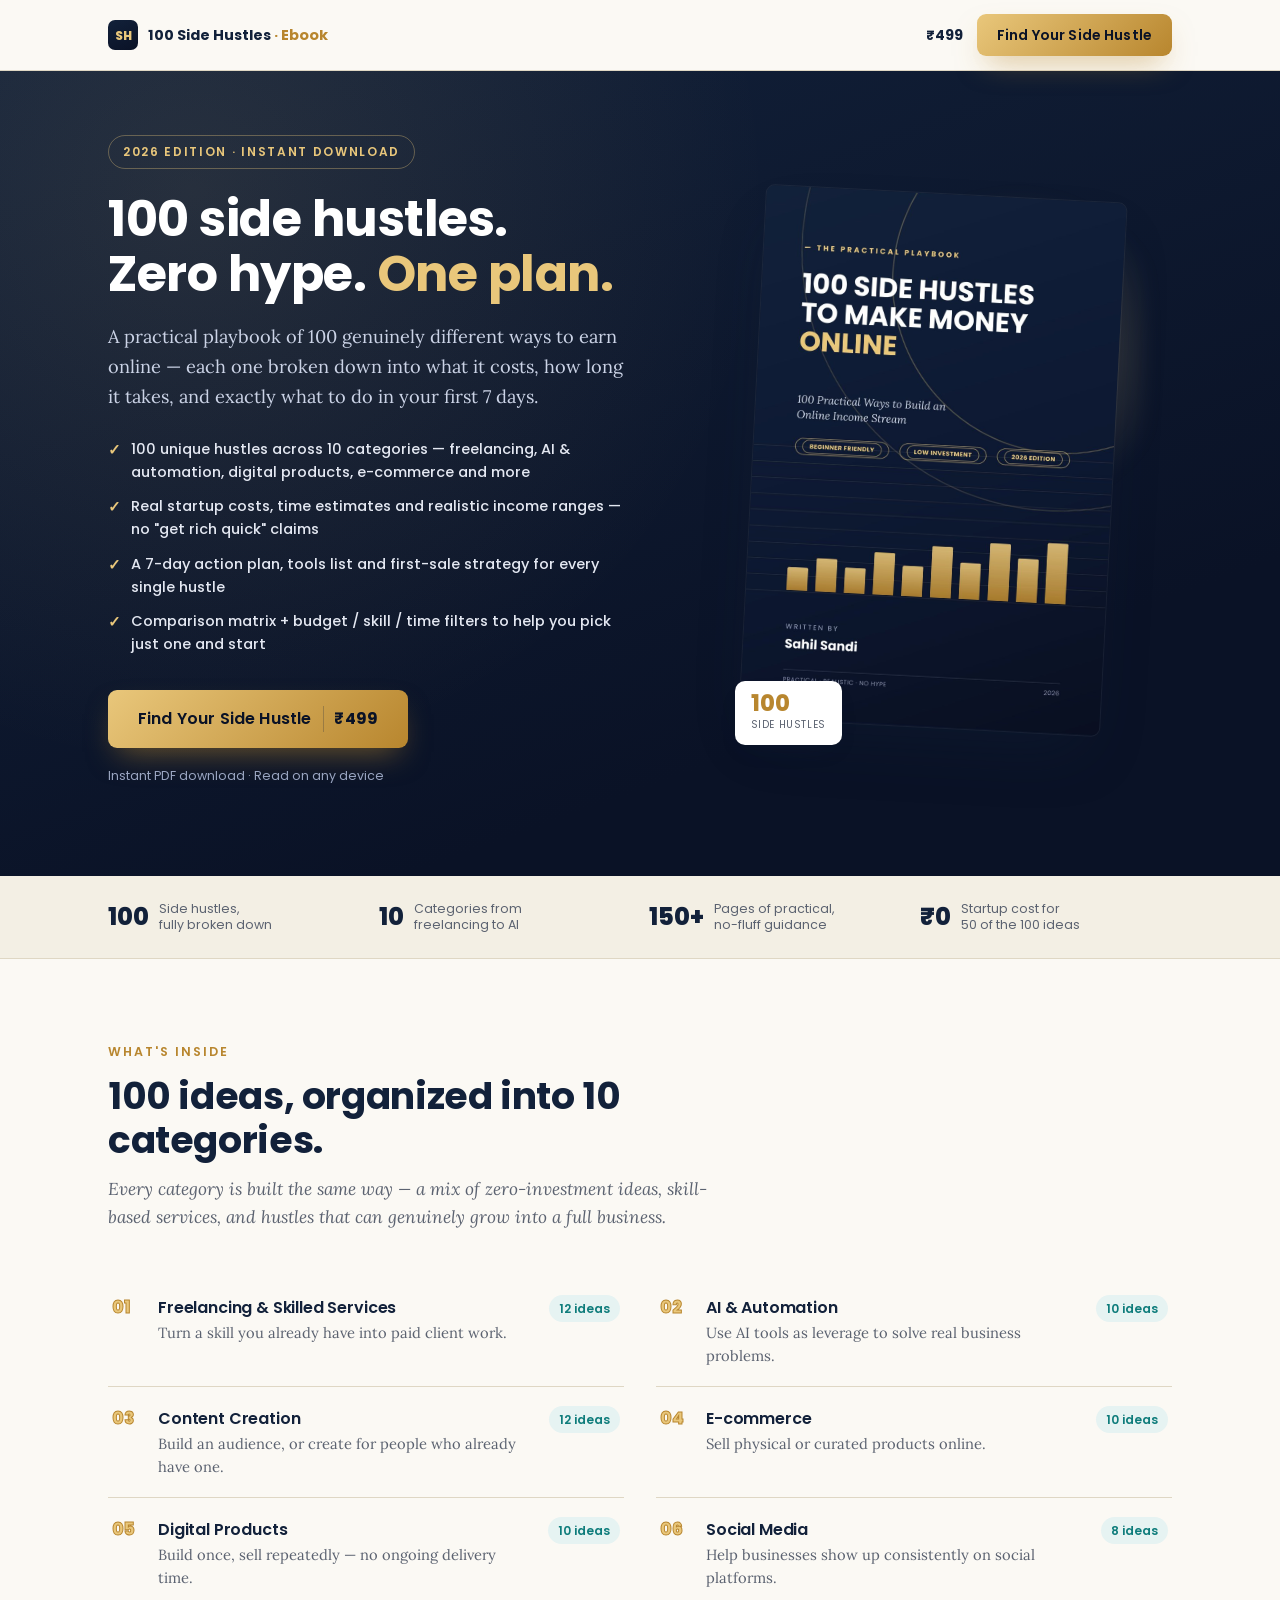
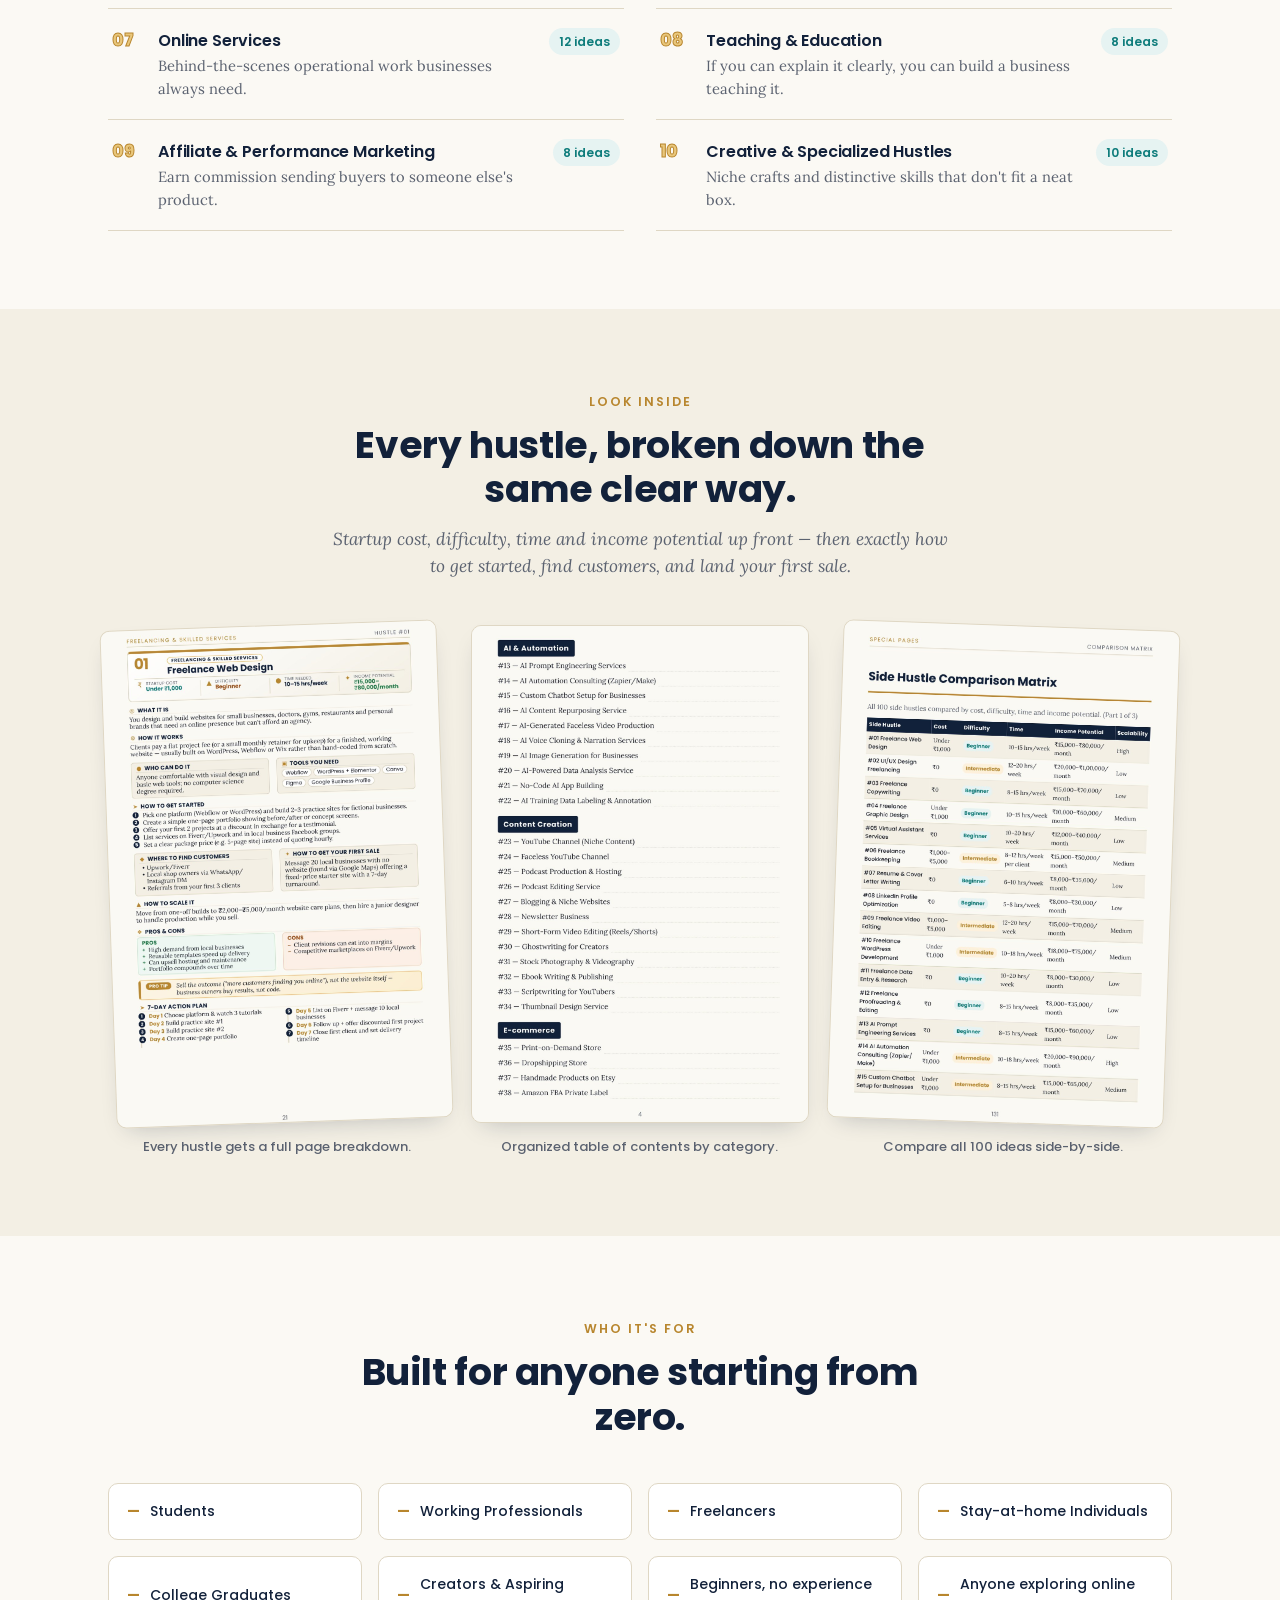
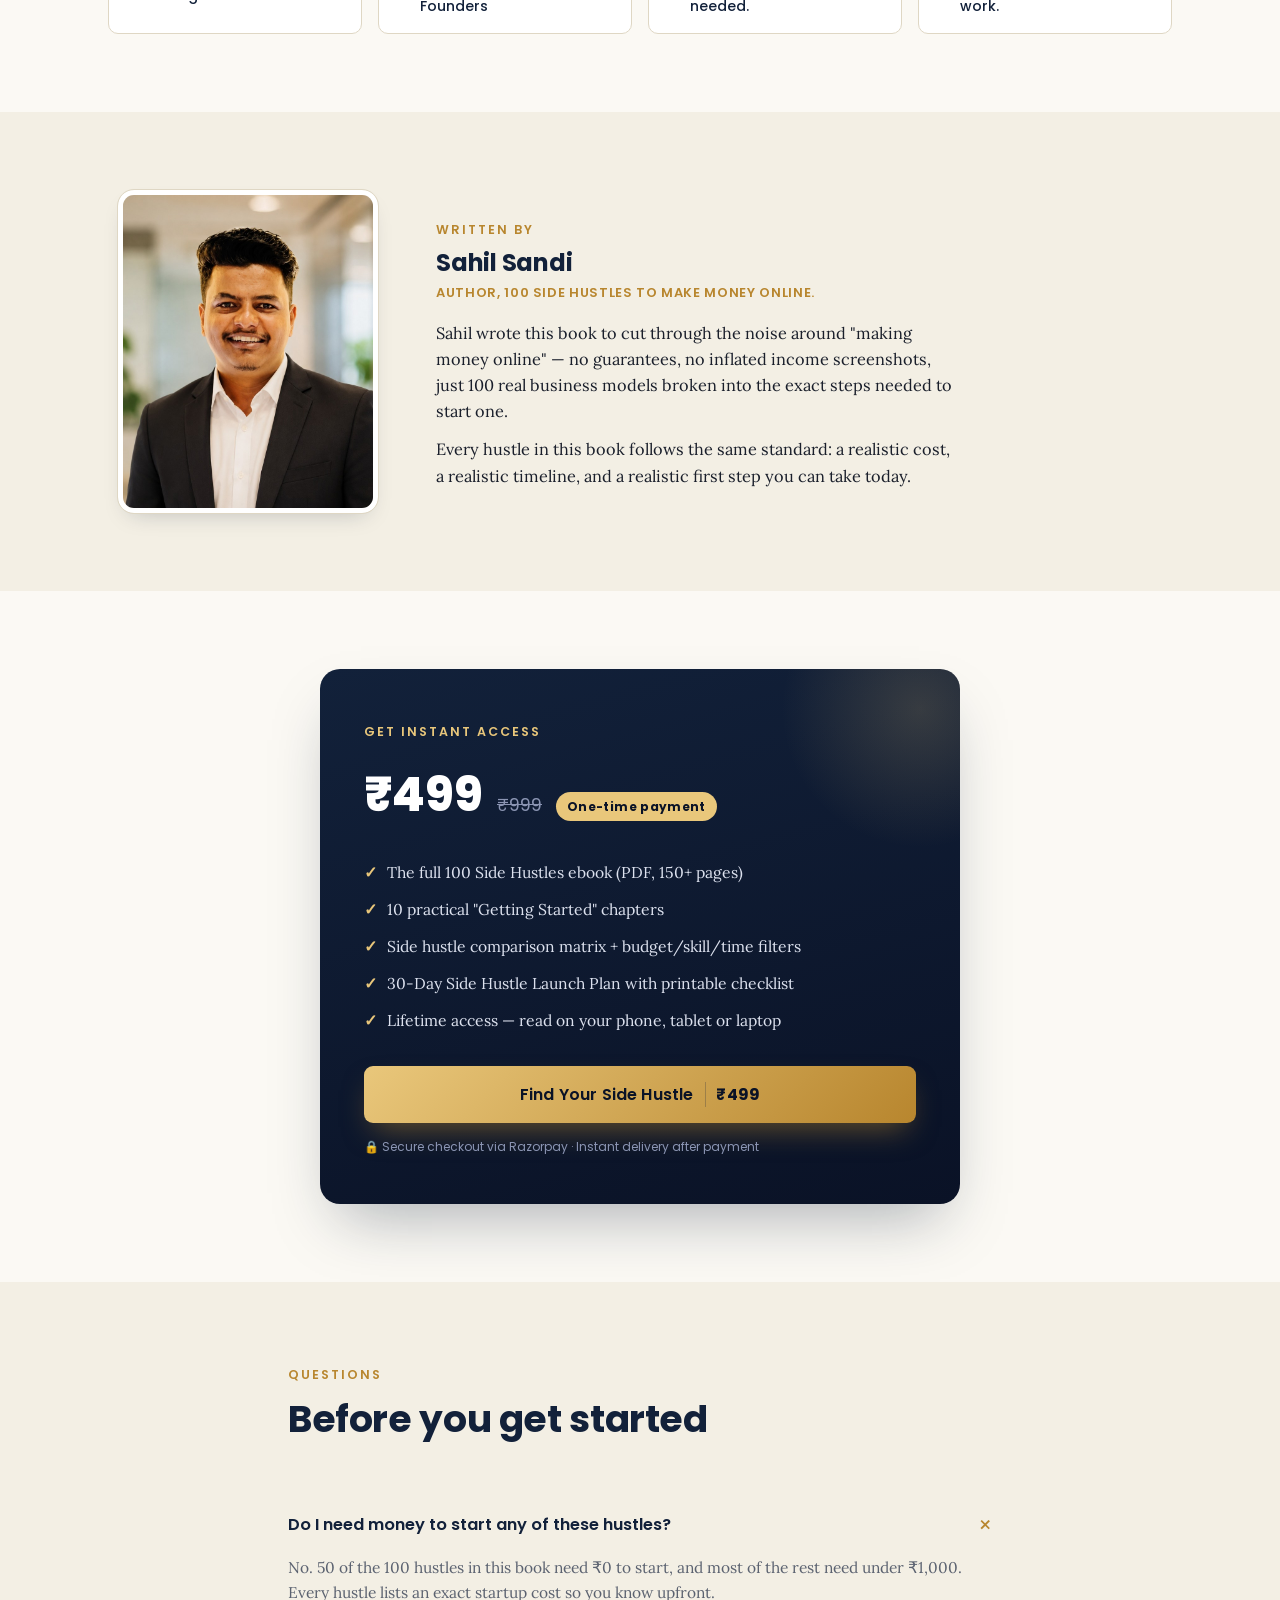
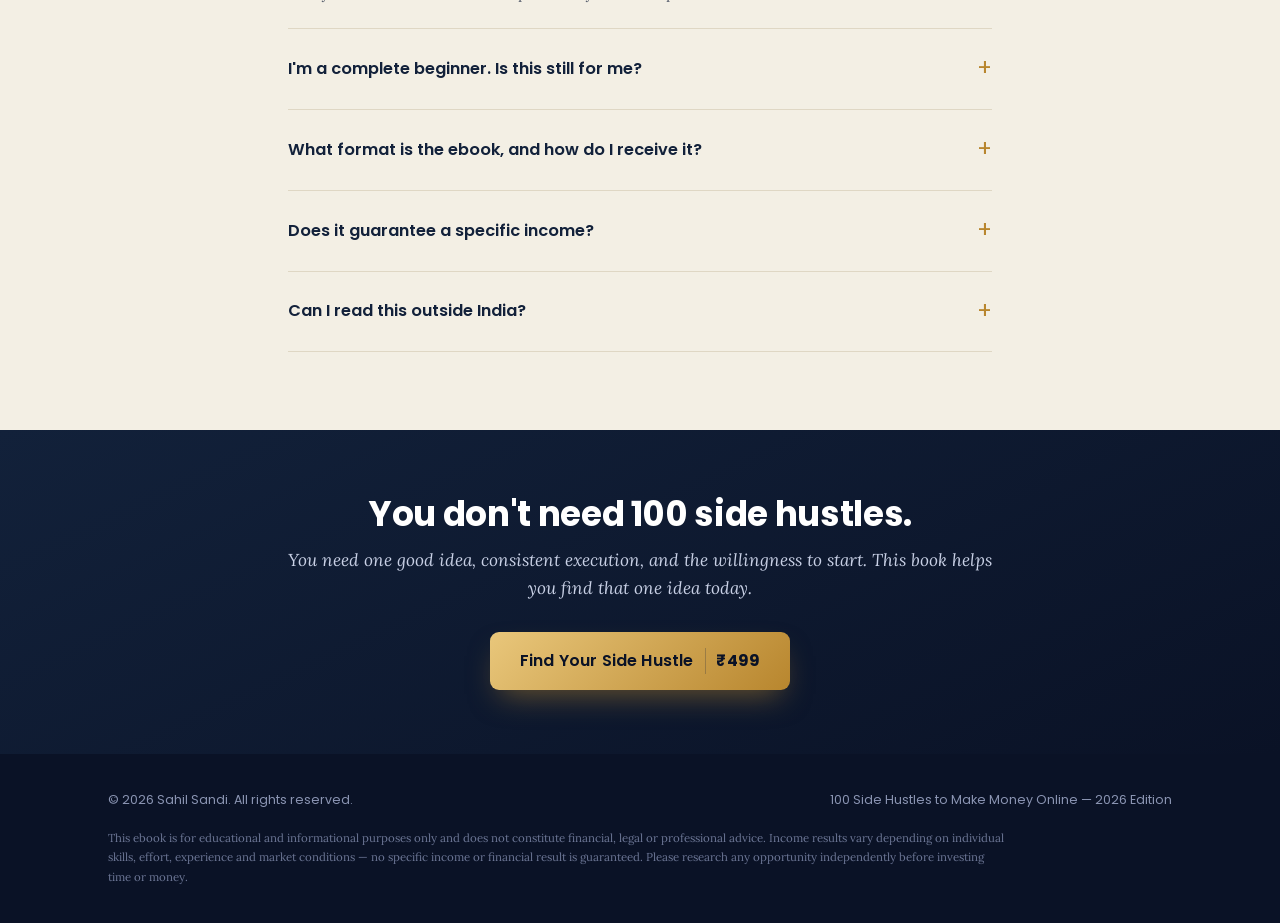
<file: index.html>
<!DOCTYPE html>
<html lang="en">
<head>
<meta charset="UTF-8">
<meta name="viewport" content="width=device-width, initial-scale=1.0">
<title>100 Side Hustles to Make Money Online — by Sahil Sandi</title>
<meta name="description" content="100 practical, realistic side hustles to build an online income stream — with startup cost, tools, first-sale strategy and a 7-day action plan for every single one.">

<!-- Open Graph / Meta Ads preview -->
<meta property="og:title" content="100 Side Hustles to Make Money Online">
<meta property="og:description" content="100 practical ways to build an online income stream — no hype, just startup cost, tools, and a 7-day plan for every hustle.">
<meta property="og:image" content="assets/img/cover.jpg">
<meta property="og:type" content="product">

<link rel="preconnect" href="https://fonts.googleapis.com">
<link rel="preconnect" href="https://fonts.gstatic.com" crossorigin>
<link href="https://fonts.googleapis.com/css2?family=Poppins:wght@400;500;600;700;800&family=Lora:ital,wght@0,400;0,500;1,400;1,500&display=swap" rel="stylesheet">
<link rel="stylesheet" href="assets/style.css">

<!-- Meta Pixel Code -->

<script>
!function(f,b,e,v,n,t,s)
{if(f.fbq)return;n=f.fbq=function(){n.callMethod?
n.callMethod.apply(n,arguments):n.queue.push(arguments)};
if(!f._fbq)f._fbq=n;n.push=n;n.loaded=!0;n.version='2.0';
n.queue=[];t=b.createElement(e);t.async=!0;
t.src=v;s=b.getElementsByTagName(e)[0];
s.parentNode.insertBefore(t,s)}(window, document,'script',
'https://connect.facebook.net/en_US/fbevents.js');

fbq('init', '1134760148977418');
fbq('track', 'PageView');
</script>

<noscript>
<img height="1" width="1" style="display:none"
src="https://www.facebook.com/tr?id=1134760148977418&ev=PageView&noscript=1"/>
</noscript>

<!-- End Meta Pixel Code -->

</head>
<body>

<!-- ============ TOP BAR ============ -->
<div class="topbar">
  <div class="topbar-inner">
    <div class="brand">
      <div class="brand-mark">SH</div>
      <div class="brand-name">100 Side Hustles <span>· Ebook</span></div>
    </div>
    <div style="display:flex; align-items:center;">
      <!-- EDITABLE PRICE: keep in sync with your Razorpay Payment Page amount -->
      <span class="topbar-price">₹499</span>
      <a class="btn btn-primary" href="checkout.html">Find Your Side Hustle</a>
    </div>
  </div>
</div>

<!-- ============ HERO ============ -->
<section class="hero">
  <div class="container hero-grid">
    <div>
      <span class="hero-eyebrow">2026 Edition · Instant Download</span>
      <h1>100 side hustles.<br>Zero hype. <em>One plan.</em></h1>
      <p class="hero-sub">A practical playbook of 100 genuinely different ways to earn online — each one broken down into what it costs, how long it takes, and exactly what to do in your first 7 days.</p>
      <ul class="hero-points">
        <li>100 unique hustles across 10 categories — freelancing, AI &amp; automation, digital products, e-commerce and more</li>
        <li>Real startup costs, time estimates and realistic income ranges — no "get rich quick" claims</li>
        <li>A 7-day action plan, tools list and first-sale strategy for every single hustle</li>
        <li>Comparison matrix + budget / skill / time filters to help you pick just one and start</li>
      </ul>
      <div class="hero-cta">
        <a class="btn btn-primary" href="checkout.html">
          Find Your Side Hustle <span class="price">₹499</span>
        </a>
        <span class="hero-price-note">Instant PDF download · Read on any device</span>
      </div>
    </div>
    <div class="hero-visual">
      <div class="book-stage">
        <div class="book-glow"></div>
        <img class="book-cover-img" src="assets/img/cover.jpg" alt="100 Side Hustles to Make Money Online — ebook cover">
        <div class="book-badge">
          <div class="num">100</div>
          <div class="lab">Side Hustles</div>
        </div>
      </div>
    </div>
  </div>
</section>

<!-- ============ TRUST STRIP ============ -->
<div class="trust-strip">
  <div class="container trust-row">
    <div class="trust-item"><span class="n">100</span><span class="t">Side hustles,<br>fully broken down</span></div>
    <div class="trust-item"><span class="n">10</span><span class="t">Categories from<br>freelancing to AI</span></div>
    <div class="trust-item"><span class="n">150+</span><span class="t">Pages of practical,<br>no-fluff guidance</span></div>
    <div class="trust-item"><span class="n">₹0</span><span class="t">Startup cost for<br>50 of the 100 ideas</span></div>
  </div>
</div>

<!-- ============ WHAT'S INSIDE ============ -->
<section class="section">
  <div class="container">
    <div class="section-head">
      <span class="eyebrow">What's Inside</span>
      <h2>100 ideas, organized into 10 categories.</h2>
      <p class="lede">Every category is built the same way — a mix of zero-investment ideas, skill-based services, and hustles that can genuinely grow into a full business.</p>
    </div>
    <div class="cat-index">
      <div class="cat-row">
        <span class="idx">01</span>
        <div class="body"><h4>Freelancing &amp; Skilled Services</h4><p>Turn a skill you already have into paid client work.</p></div>
        <span class="count">12 ideas</span>
      </div>
      <div class="cat-row">
        <span class="idx">02</span>
        <div class="body"><h4>AI &amp; Automation</h4><p>Use AI tools as leverage to solve real business problems.</p></div>
        <span class="count">10 ideas</span>
      </div>
      <div class="cat-row">
        <span class="idx">03</span>
        <div class="body"><h4>Content Creation</h4><p>Build an audience, or create for people who already have one.</p></div>
        <span class="count">12 ideas</span>
      </div>
      <div class="cat-row">
        <span class="idx">04</span>
        <div class="body"><h4>E-commerce</h4><p>Sell physical or curated products online.</p></div>
        <span class="count">10 ideas</span>
      </div>
      <div class="cat-row">
        <span class="idx">05</span>
        <div class="body"><h4>Digital Products</h4><p>Build once, sell repeatedly — no ongoing delivery time.</p></div>
        <span class="count">10 ideas</span>
      </div>
      <div class="cat-row">
        <span class="idx">06</span>
        <div class="body"><h4>Social Media</h4><p>Help businesses show up consistently on social platforms.</p></div>
        <span class="count">8 ideas</span>
      </div>
      <div class="cat-row">
        <span class="idx">07</span>
        <div class="body"><h4>Online Services</h4><p>Behind-the-scenes operational work businesses always need.</p></div>
        <span class="count">12 ideas</span>
      </div>
      <div class="cat-row">
        <span class="idx">08</span>
        <div class="body"><h4>Teaching &amp; Education</h4><p>If you can explain it clearly, you can build a business teaching it.</p></div>
        <span class="count">8 ideas</span>
      </div>
      <div class="cat-row">
        <span class="idx">09</span>
        <div class="body"><h4>Affiliate &amp; Performance Marketing</h4><p>Earn commission sending buyers to someone else's product.</p></div>
        <span class="count">8 ideas</span>
      </div>
      <div class="cat-row">
        <span class="idx">10</span>
        <div class="body"><h4>Creative &amp; Specialized Hustles</h4><p>Niche crafts and distinctive skills that don't fit a neat box.</p></div>
        <span class="count">10 ideas</span>
      </div>
    </div>
  </div>
</section>

<!-- ============ LOOK INSIDE ============ -->
<section class="section section-alt">
  <div class="container">
    <div class="section-head center">
      <span class="eyebrow">Look Inside</span>
      <h2>Every hustle, broken down the same clear way.</h2>
      <p class="lede">Startup cost, difficulty, time and income potential up front — then exactly how to get started, find customers, and land your first sale.</p>
    </div>
    <div class="gallery">
      <div class="gallery-item">
        <div class="gallery-frame"><img src="assets/img/preview1.jpg" alt="Sample hustle page — Freelance Web Design"></div>
        <div class="gallery-cap">Every hustle gets a full page breakdown.</div>
      </div>
      <div class="gallery-item">
        <div class="gallery-frame"><img src="assets/img/preview4.jpg" alt="Table of contents sample page"></div>
        <div class="gallery-cap">Organized table of contents by category.</div>
      </div>
      <div class="gallery-item">
        <div class="gallery-frame"><img src="assets/img/preview3.jpg" alt="Comparison matrix sample page"></div>
        <div class="gallery-cap">Compare all 100 ideas side-by-side.</div>
      </div>
    </div>
  </div>
</section>

<!-- ============ WHO IT'S FOR ============ -->
<section class="section">
  <div class="container">
    <div class="section-head center">
      <span class="eyebrow">Who It's For</span>
      <h2>Built for anyone starting from zero.</h2>
    </div>
    <div class="for-grid">
      <div class="for-chip">Students</div>
      <div class="for-chip">Working Professionals</div>
      <div class="for-chip">Freelancers</div>
      <div class="for-chip">Stay-at-home Individuals</div>
      <div class="for-chip">College Graduates</div>
      <div class="for-chip">Creators &amp; Aspiring Founders</div>
      <div class="for-chip">Beginners, no experience needed.</div>
      <div class="for-chip">Anyone exploring online work.</div>
    </div>
  </div>
</section>

<!-- ============ AUTHOR ============ -->
<section class="section section-alt">
  <div class="container author-wrap">
    <img class="author-photo" src="assets/img/author.jpg" alt="Sahil Sandi, author of 100 Side Hustles to Make Money Online">
    <div>
      <span class="eyebrow">Written By</span>
      <h3 class="author-name" style="margin-top:8px;">Sahil Sandi</h3>
      <div class="author-role">Author, 100 Side Hustles to Make Money Online.</div>
      <p class="author-bio">Sahil wrote this book to cut through the noise around "making money online" — no guarantees, no inflated income screenshots, just 100 real business models broken into the exact steps needed to start one.</p>
      <p class="author-bio">Every hustle in this book follows the same standard: a realistic cost, a realistic timeline, and a realistic first step you can take today.</p>
    </div>
  </div>
</section>

<!-- ============ PRICING ============ -->
<section class="section" id="pricing">
  <div class="container">
    <div class="price-card">
      <span class="eyebrow" style="color:var(--gold-soft);">Get Instant Access</span>
      <div class="price-top" style="margin-top:14px;">
        <!-- EDITABLE PRICE: keep in sync with your Razorpay Payment Page amount -->
        <span class="price-amount">₹499</span>
        <span class="price-was">₹999</span>
        <span class="price-tag">One-time payment</span>
      </div>
      <ul class="price-includes">
        <li>The full 100 Side Hustles ebook (PDF, 150+ pages)</li>
        <li>10 practical "Getting Started" chapters</li>
        <li>Side hustle comparison matrix + budget/skill/time filters</li>
        <li>30-Day Side Hustle Launch Plan with printable checklist</li>
        <li>Lifetime access — read on your phone, tablet or laptop</li>
      </ul>
      <div class="price-cta">
        <a class="btn btn-primary btn-block" href="checkout.html">
          Find Your Side Hustle <span class="price">₹499</span>
        </a>
      </div>
      <div class="price-secure">🔒 Secure checkout via Razorpay · Instant delivery after payment</div>
    </div>
  </div>
</section>

<!-- ============ FAQ ============ -->
<section class="section section-alt">
  <div class="container-narrow">
    <div class="section-head">
      <span class="eyebrow">Questions</span>
      <h2>Before you get started</h2>
    </div>

    <div class="faq-item open">
      <div class="faq-q">Do I need money to start any of these hustles?</div>
      <div class="faq-a">No. 50 of the 100 hustles in this book need ₹0 to start, and most of the rest need under ₹1,000. Every hustle lists an exact startup cost so you know upfront.</div>
    </div>
    <div class="faq-item">
      <div class="faq-q">I'm a complete beginner. Is this still for me?</div>
      <div class="faq-a">Yes — the book opens with 10 short chapters on choosing the right hustle, avoiding scams, and getting your first customer, before you even get to the 100 ideas.</div>
    </div>
    <div class="faq-item">
      <div class="faq-q">What format is the ebook, and how do I receive it?</div>
      <div class="faq-a">It's a digital PDF, readable on any phone, tablet or computer. After payment you'll be taken straight to a download page — no waiting, no email required.</div>
    </div>
    <div class="faq-item">
      <div class="faq-q">Does it guarantee a specific income?</div>
      <div class="faq-a">No — and we're upfront about that. Income depends on your effort, skills and market conditions. What this book guarantees is clarity: a realistic cost, timeline and first step for every idea.</div>
    </div>
    <div class="faq-item">
      <div class="faq-q">Can I read this outside India?</div>
      <div class="faq-a">Yes. Costs and examples are shown in INR (₹) with Indian platforms in mind, but the majority of the 100 hustles — freelancing, digital products, content, affiliate marketing — work anywhere in the world.</div>
    </div>
  </div>
</section>

<!-- ============ FINAL CTA ============ -->
<section class="cta-band">
  <div class="container-narrow">
    <h2>You don't need 100 side hustles.</h2>
    <p class="lede">You need one good idea, consistent execution, and the willingness to start. This book helps you find that one idea today.</p>
    <div class="hero-cta">
      <a class="btn btn-primary" href="checkout.html">
        Find Your Side Hustle <span class="price">₹499</span>
      </a>
    </div>
  </div>
</section>

<!-- ============ FOOTER ============ -->
<footer>
  <div class="container">
    <div class="footer-inner">
      <div>© 2026 Sahil Sandi. All rights reserved.</div>
      <div>100 Side Hustles to Make Money Online — 2026 Edition</div>
    </div>
    <p class="footer-disclaimer">This ebook is for educational and informational purposes only and does not constitute financial, legal or professional advice. Income results vary depending on individual skills, effort, experience and market conditions — no specific income or financial result is guaranteed. Please research any opportunity independently before investing time or money.</p>
  </div>
</footer>

<script>
document.querySelectorAll('.faq-item').forEach(function(item){
  item.querySelector('.faq-q').addEventListener('click', function(){
    var isOpen = item.classList.contains('open');
    document.querySelectorAll('.faq-item').forEach(function(i){ i.classList.remove('open'); });
    if(!isOpen){ item.classList.add('open'); }
  });
});
</script>
</body>
</html>
</file>
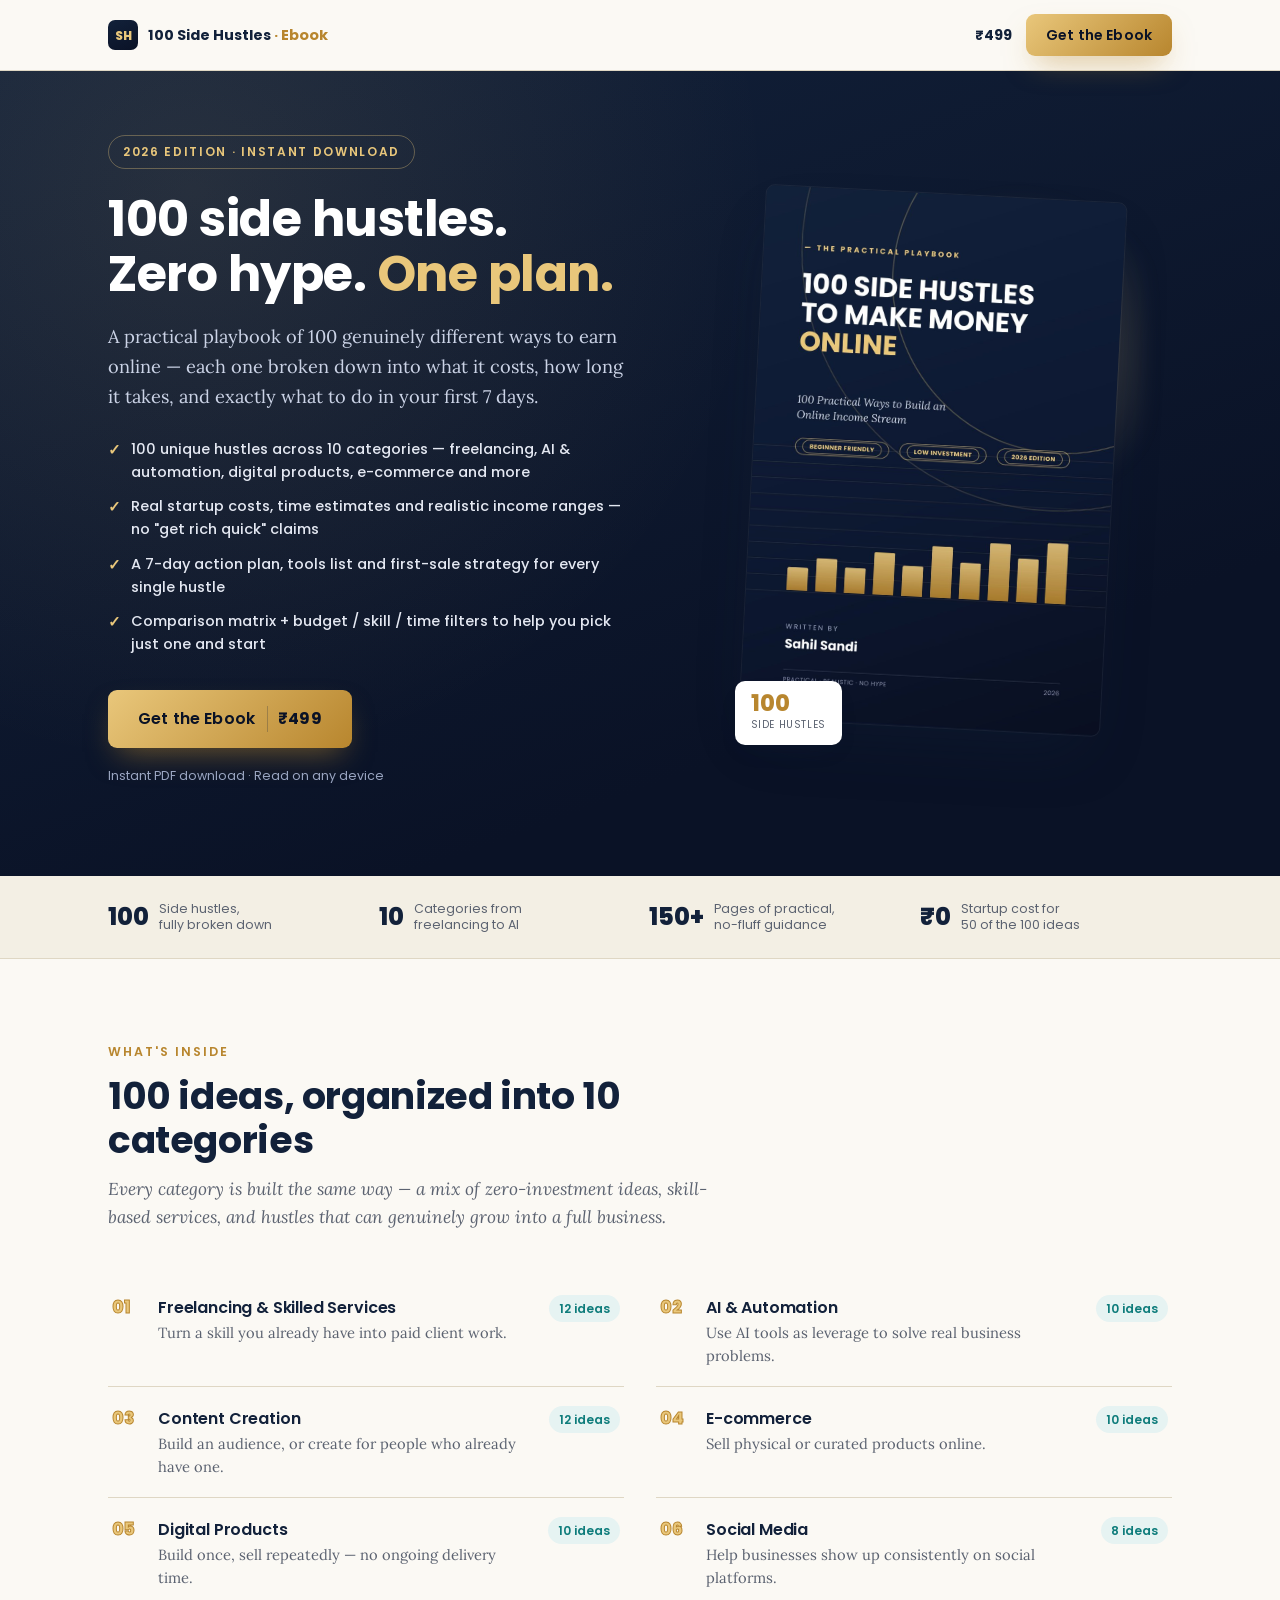
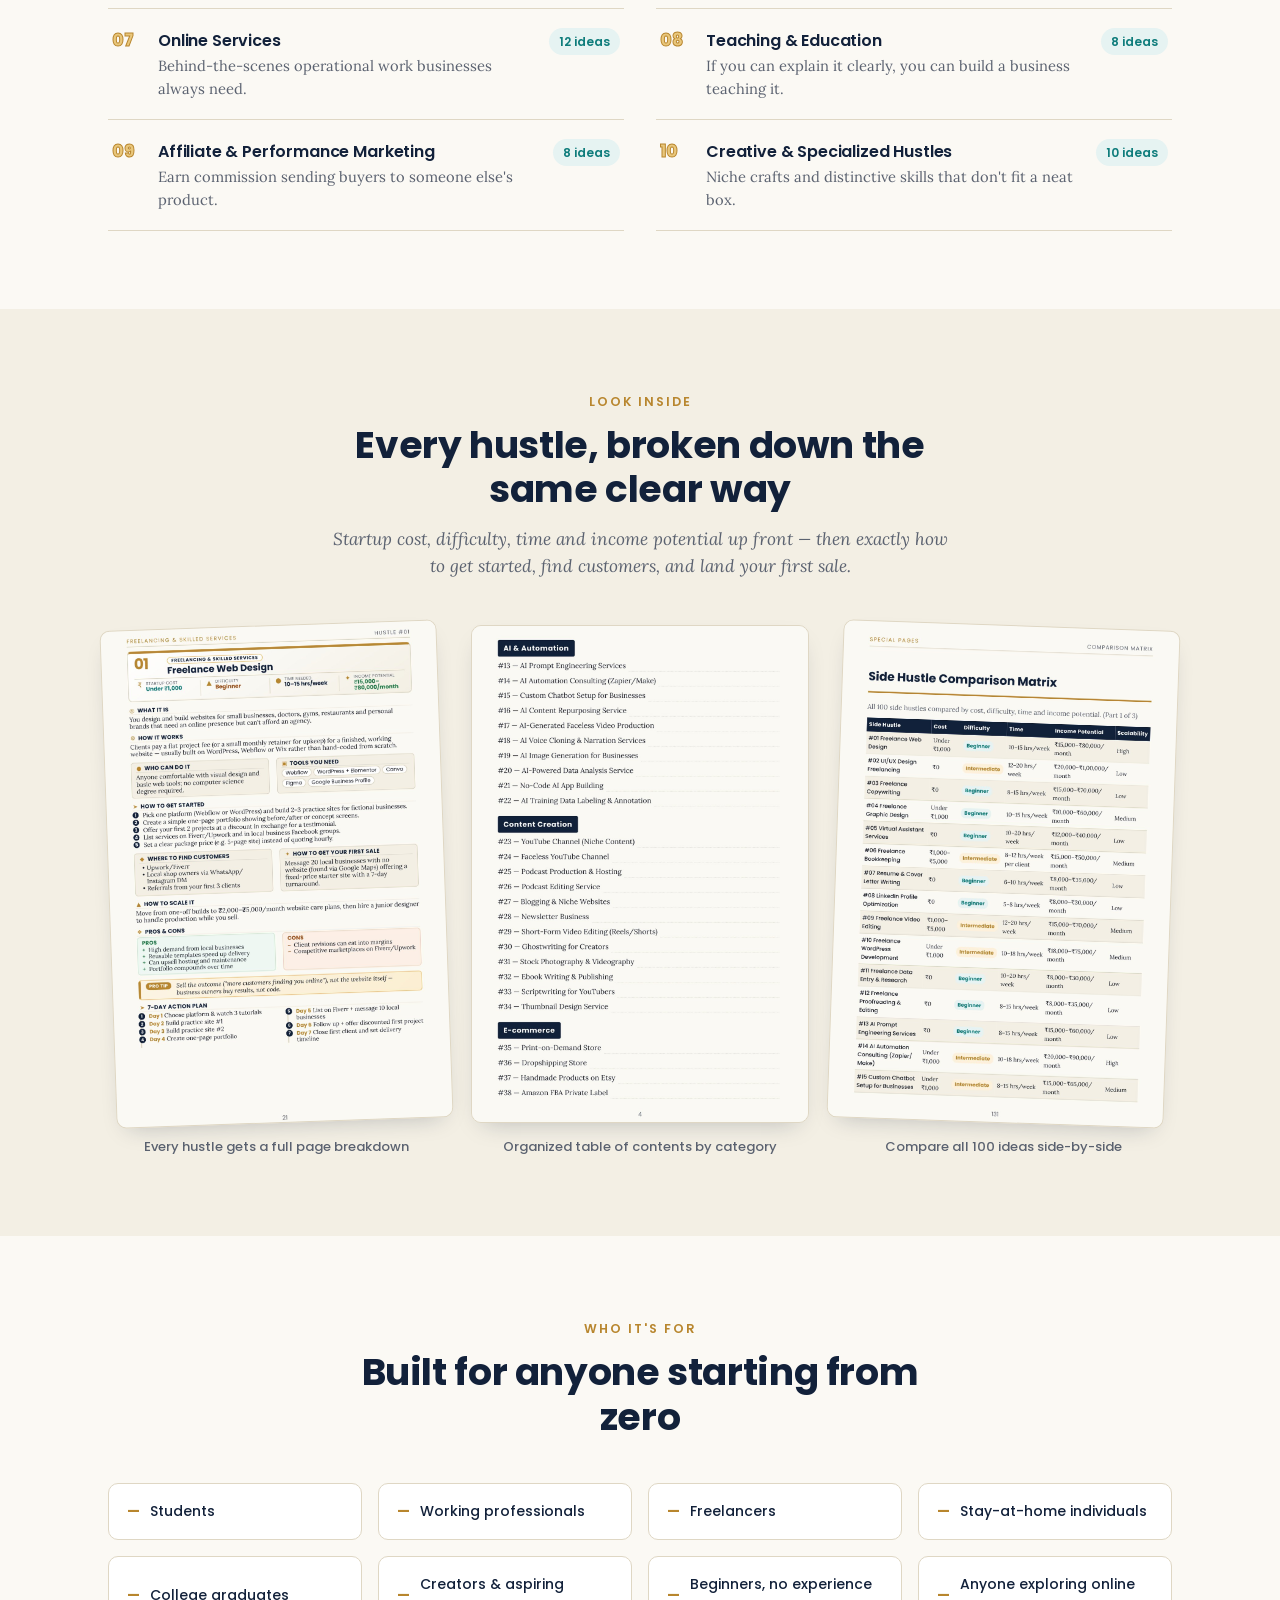
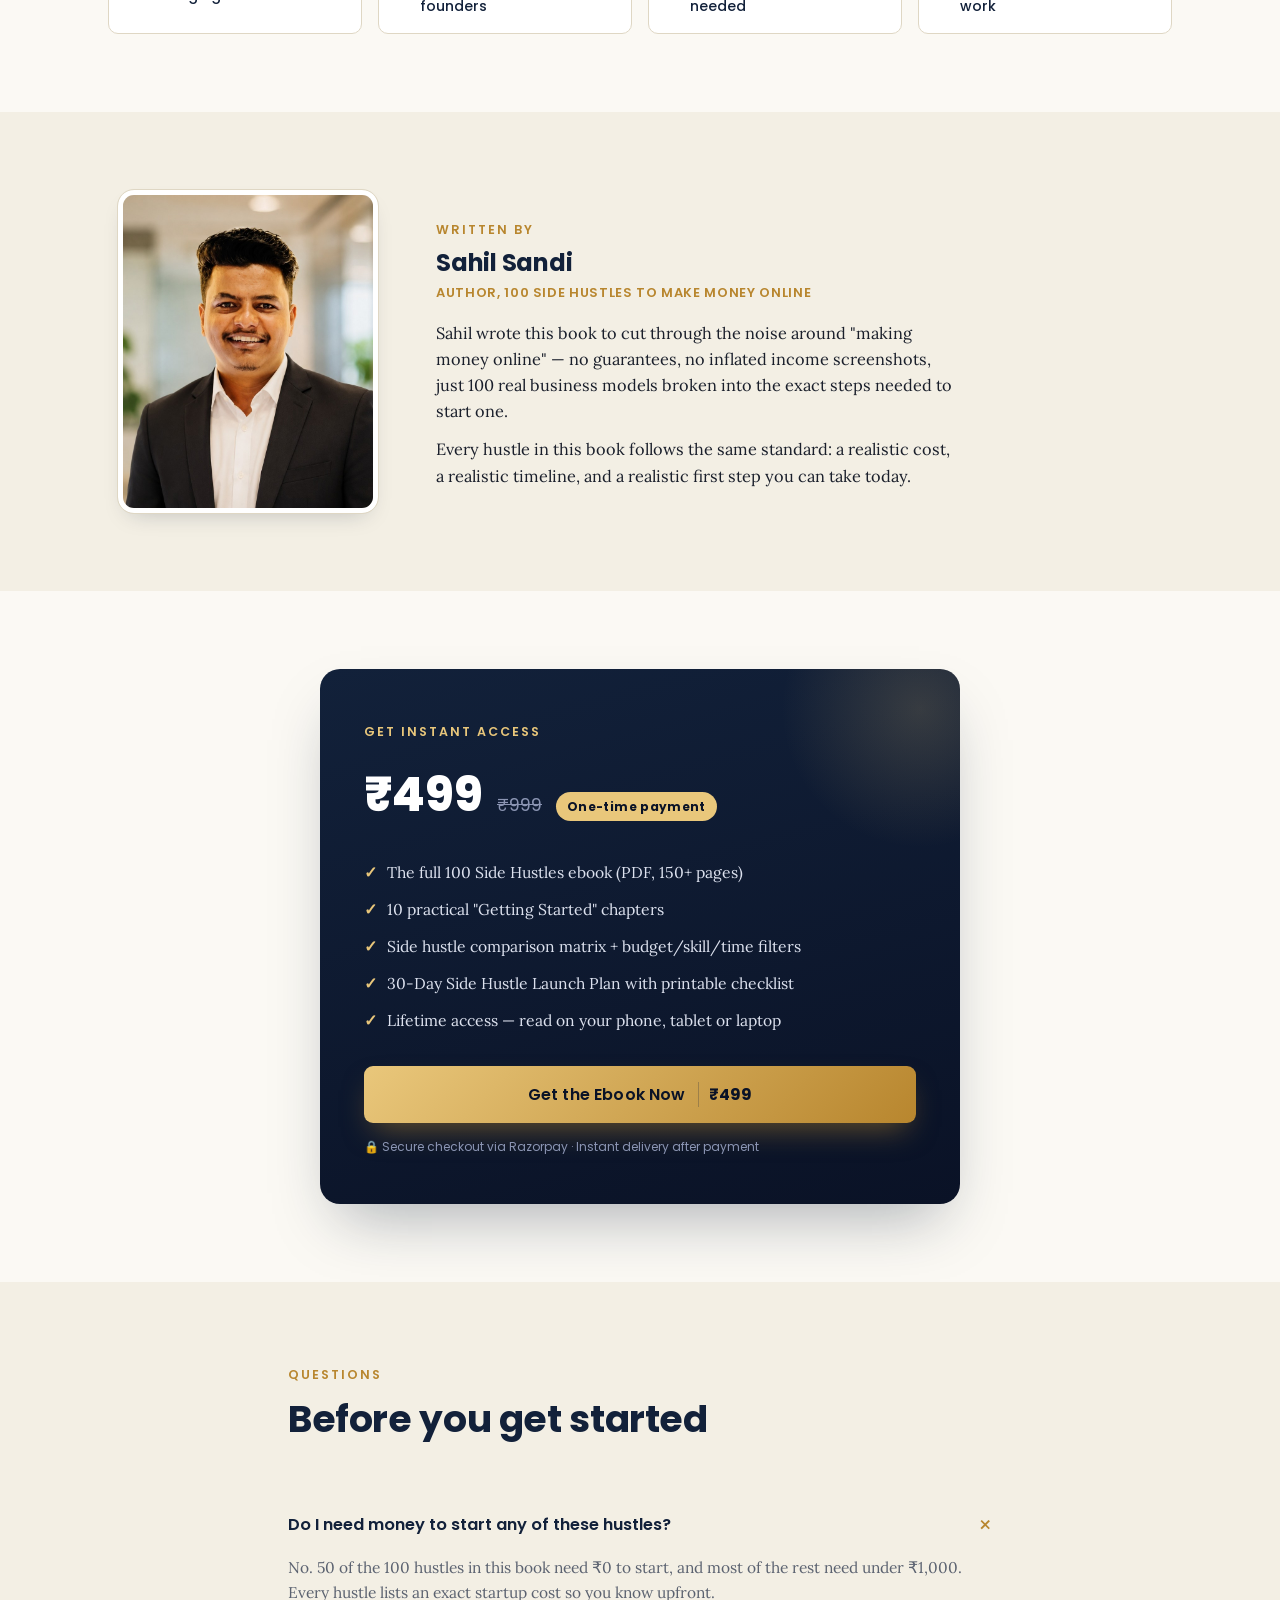
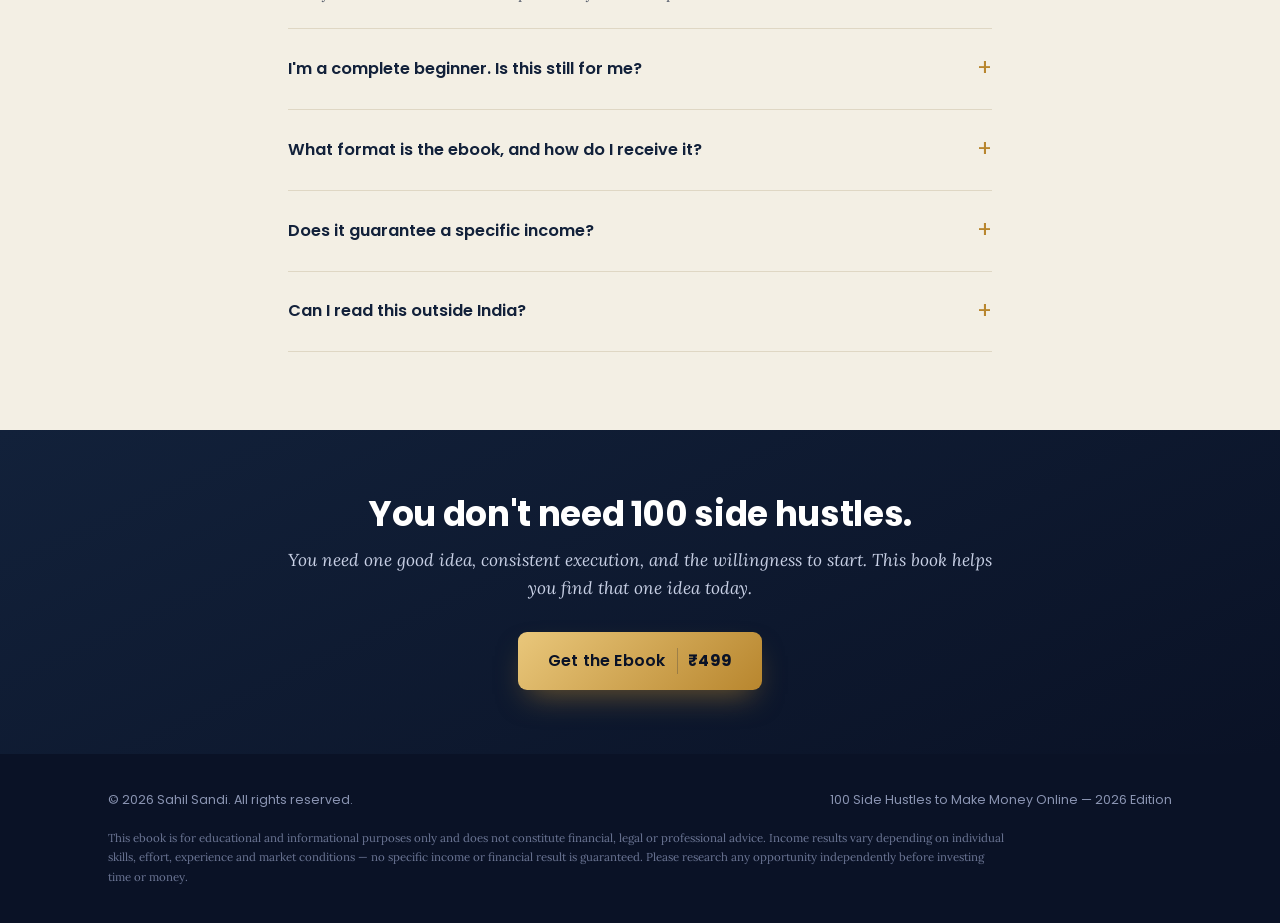
<file: site/index.html>
<!DOCTYPE html>
<html lang="en">
<head>
<meta charset="UTF-8">
<meta name="viewport" content="width=device-width, initial-scale=1.0">
<title>100 Side Hustles to Make Money Online — by Sahil Sandi</title>
<meta name="description" content="100 practical, realistic side hustles to build an online income stream — with startup cost, tools, first-sale strategy and a 7-day action plan for every single one.">

<!-- Open Graph / Meta Ads preview -->
<meta property="og:title" content="100 Side Hustles to Make Money Online">
<meta property="og:description" content="100 practical ways to build an online income stream — no hype, just startup cost, tools, and a 7-day plan for every hustle.">
<meta property="og:image" content="assets/img/cover.jpg">
<meta property="og:type" content="product">

<link rel="preconnect" href="https://fonts.googleapis.com">
<link rel="preconnect" href="https://fonts.gstatic.com" crossorigin>
<link href="https://fonts.googleapis.com/css2?family=Poppins:wght@400;500;600;700;800&family=Lora:ital,wght@0,400;0,500;1,400;1,500&display=swap" rel="stylesheet">
<link rel="stylesheet" href="assets/style.css">
</head>
<body>

<!-- ============ TOP BAR ============ -->
<div class="topbar">
  <div class="topbar-inner">
    <div class="brand">
      <div class="brand-mark">SH</div>
      <div class="brand-name">100 Side Hustles <span>· Ebook</span></div>
    </div>
    <div style="display:flex; align-items:center;">
      <!-- EDITABLE PRICE: keep in sync with your Razorpay Payment Page amount -->
      <span class="topbar-price">₹499</span>
      <a class="btn btn-primary" href="checkout.html">Get the Ebook</a>
    </div>
  </div>
</div>

<!-- ============ HERO ============ -->
<section class="hero">
  <div class="container hero-grid">
    <div>
      <span class="hero-eyebrow">2026 Edition · Instant Download</span>
      <h1>100 side hustles.<br>Zero hype. <em>One plan.</em></h1>
      <p class="hero-sub">A practical playbook of 100 genuinely different ways to earn online — each one broken down into what it costs, how long it takes, and exactly what to do in your first 7 days.</p>
      <ul class="hero-points">
        <li>100 unique hustles across 10 categories — freelancing, AI &amp; automation, digital products, e-commerce and more</li>
        <li>Real startup costs, time estimates and realistic income ranges — no "get rich quick" claims</li>
        <li>A 7-day action plan, tools list and first-sale strategy for every single hustle</li>
        <li>Comparison matrix + budget / skill / time filters to help you pick just one and start</li>
      </ul>
      <div class="hero-cta">
        <a class="btn btn-primary" href="checkout.html">
          Get the Ebook <span class="price">₹499</span>
        </a>
        <span class="hero-price-note">Instant PDF download · Read on any device</span>
      </div>
    </div>
    <div class="hero-visual">
      <div class="book-stage">
        <div class="book-glow"></div>
        <img class="book-cover-img" src="assets/img/cover.jpg" alt="100 Side Hustles to Make Money Online — ebook cover">
        <div class="book-badge">
          <div class="num">100</div>
          <div class="lab">Side Hustles</div>
        </div>
      </div>
    </div>
  </div>
</section>

<!-- ============ TRUST STRIP ============ -->
<div class="trust-strip">
  <div class="container trust-row">
    <div class="trust-item"><span class="n">100</span><span class="t">Side hustles,<br>fully broken down</span></div>
    <div class="trust-item"><span class="n">10</span><span class="t">Categories from<br>freelancing to AI</span></div>
    <div class="trust-item"><span class="n">150+</span><span class="t">Pages of practical,<br>no-fluff guidance</span></div>
    <div class="trust-item"><span class="n">₹0</span><span class="t">Startup cost for<br>50 of the 100 ideas</span></div>
  </div>
</div>

<!-- ============ WHAT'S INSIDE ============ -->
<section class="section">
  <div class="container">
    <div class="section-head">
      <span class="eyebrow">What's Inside</span>
      <h2>100 ideas, organized into 10 categories</h2>
      <p class="lede">Every category is built the same way — a mix of zero-investment ideas, skill-based services, and hustles that can genuinely grow into a full business.</p>
    </div>
    <div class="cat-index">
      <div class="cat-row">
        <span class="idx">01</span>
        <div class="body"><h4>Freelancing &amp; Skilled Services</h4><p>Turn a skill you already have into paid client work.</p></div>
        <span class="count">12 ideas</span>
      </div>
      <div class="cat-row">
        <span class="idx">02</span>
        <div class="body"><h4>AI &amp; Automation</h4><p>Use AI tools as leverage to solve real business problems.</p></div>
        <span class="count">10 ideas</span>
      </div>
      <div class="cat-row">
        <span class="idx">03</span>
        <div class="body"><h4>Content Creation</h4><p>Build an audience, or create for people who already have one.</p></div>
        <span class="count">12 ideas</span>
      </div>
      <div class="cat-row">
        <span class="idx">04</span>
        <div class="body"><h4>E-commerce</h4><p>Sell physical or curated products online.</p></div>
        <span class="count">10 ideas</span>
      </div>
      <div class="cat-row">
        <span class="idx">05</span>
        <div class="body"><h4>Digital Products</h4><p>Build once, sell repeatedly — no ongoing delivery time.</p></div>
        <span class="count">10 ideas</span>
      </div>
      <div class="cat-row">
        <span class="idx">06</span>
        <div class="body"><h4>Social Media</h4><p>Help businesses show up consistently on social platforms.</p></div>
        <span class="count">8 ideas</span>
      </div>
      <div class="cat-row">
        <span class="idx">07</span>
        <div class="body"><h4>Online Services</h4><p>Behind-the-scenes operational work businesses always need.</p></div>
        <span class="count">12 ideas</span>
      </div>
      <div class="cat-row">
        <span class="idx">08</span>
        <div class="body"><h4>Teaching &amp; Education</h4><p>If you can explain it clearly, you can build a business teaching it.</p></div>
        <span class="count">8 ideas</span>
      </div>
      <div class="cat-row">
        <span class="idx">09</span>
        <div class="body"><h4>Affiliate &amp; Performance Marketing</h4><p>Earn commission sending buyers to someone else's product.</p></div>
        <span class="count">8 ideas</span>
      </div>
      <div class="cat-row">
        <span class="idx">10</span>
        <div class="body"><h4>Creative &amp; Specialized Hustles</h4><p>Niche crafts and distinctive skills that don't fit a neat box.</p></div>
        <span class="count">10 ideas</span>
      </div>
    </div>
  </div>
</section>

<!-- ============ LOOK INSIDE ============ -->
<section class="section section-alt">
  <div class="container">
    <div class="section-head center">
      <span class="eyebrow">Look Inside</span>
      <h2>Every hustle, broken down the same clear way</h2>
      <p class="lede">Startup cost, difficulty, time and income potential up front — then exactly how to get started, find customers, and land your first sale.</p>
    </div>
    <div class="gallery">
      <div class="gallery-item">
        <div class="gallery-frame"><img src="assets/img/preview1.jpg" alt="Sample hustle page — Freelance Web Design"></div>
        <div class="gallery-cap">Every hustle gets a full page breakdown</div>
      </div>
      <div class="gallery-item">
        <div class="gallery-frame"><img src="assets/img/preview4.jpg" alt="Table of contents sample page"></div>
        <div class="gallery-cap">Organized table of contents by category</div>
      </div>
      <div class="gallery-item">
        <div class="gallery-frame"><img src="assets/img/preview3.jpg" alt="Comparison matrix sample page"></div>
        <div class="gallery-cap">Compare all 100 ideas side-by-side</div>
      </div>
    </div>
  </div>
</section>

<!-- ============ WHO IT'S FOR ============ -->
<section class="section">
  <div class="container">
    <div class="section-head center">
      <span class="eyebrow">Who It's For</span>
      <h2>Built for anyone starting from zero</h2>
    </div>
    <div class="for-grid">
      <div class="for-chip">Students</div>
      <div class="for-chip">Working professionals</div>
      <div class="for-chip">Freelancers</div>
      <div class="for-chip">Stay-at-home individuals</div>
      <div class="for-chip">College graduates</div>
      <div class="for-chip">Creators &amp; aspiring founders</div>
      <div class="for-chip">Beginners, no experience needed</div>
      <div class="for-chip">Anyone exploring online work</div>
    </div>
  </div>
</section>

<!-- ============ AUTHOR ============ -->
<section class="section section-alt">
  <div class="container author-wrap">
    <img class="author-photo" src="assets/img/author.jpg" alt="Sahil Sandi, author of 100 Side Hustles to Make Money Online">
    <div>
      <span class="eyebrow">Written By</span>
      <h3 class="author-name" style="margin-top:8px;">Sahil Sandi</h3>
      <div class="author-role">Author, 100 Side Hustles to Make Money Online</div>
      <p class="author-bio">Sahil wrote this book to cut through the noise around "making money online" — no guarantees, no inflated income screenshots, just 100 real business models broken into the exact steps needed to start one.</p>
      <p class="author-bio">Every hustle in this book follows the same standard: a realistic cost, a realistic timeline, and a realistic first step you can take today.</p>
    </div>
  </div>
</section>

<!-- ============ PRICING ============ -->
<section class="section" id="pricing">
  <div class="container">
    <div class="price-card">
      <span class="eyebrow" style="color:var(--gold-soft);">Get Instant Access</span>
      <div class="price-top" style="margin-top:14px;">
        <!-- EDITABLE PRICE: keep in sync with your Razorpay Payment Page amount -->
        <span class="price-amount">₹499</span>
        <span class="price-was">₹999</span>
        <span class="price-tag">One-time payment</span>
      </div>
      <ul class="price-includes">
        <li>The full 100 Side Hustles ebook (PDF, 150+ pages)</li>
        <li>10 practical "Getting Started" chapters</li>
        <li>Side hustle comparison matrix + budget/skill/time filters</li>
        <li>30-Day Side Hustle Launch Plan with printable checklist</li>
        <li>Lifetime access — read on your phone, tablet or laptop</li>
      </ul>
      <div class="price-cta">
        <a class="btn btn-primary btn-block" href="checkout.html">
          Get the Ebook Now <span class="price">₹499</span>
        </a>
      </div>
      <div class="price-secure">🔒 Secure checkout via Razorpay · Instant delivery after payment</div>
    </div>
  </div>
</section>

<!-- ============ FAQ ============ -->
<section class="section section-alt">
  <div class="container-narrow">
    <div class="section-head">
      <span class="eyebrow">Questions</span>
      <h2>Before you get started</h2>
    </div>

    <div class="faq-item open">
      <div class="faq-q">Do I need money to start any of these hustles?</div>
      <div class="faq-a">No. 50 of the 100 hustles in this book need ₹0 to start, and most of the rest need under ₹1,000. Every hustle lists an exact startup cost so you know upfront.</div>
    </div>
    <div class="faq-item">
      <div class="faq-q">I'm a complete beginner. Is this still for me?</div>
      <div class="faq-a">Yes — the book opens with 10 short chapters on choosing the right hustle, avoiding scams, and getting your first customer, before you even get to the 100 ideas.</div>
    </div>
    <div class="faq-item">
      <div class="faq-q">What format is the ebook, and how do I receive it?</div>
      <div class="faq-a">It's a digital PDF, readable on any phone, tablet or computer. After payment you'll be taken straight to a download page — no waiting, no email required.</div>
    </div>
    <div class="faq-item">
      <div class="faq-q">Does it guarantee a specific income?</div>
      <div class="faq-a">No — and we're upfront about that. Income depends on your effort, skills and market conditions. What this book guarantees is clarity: a realistic cost, timeline and first step for every idea.</div>
    </div>
    <div class="faq-item">
      <div class="faq-q">Can I read this outside India?</div>
      <div class="faq-a">Yes. Costs and examples are shown in INR (₹) with Indian platforms in mind, but the majority of the 100 hustles — freelancing, digital products, content, affiliate marketing — work anywhere in the world.</div>
    </div>
  </div>
</section>

<!-- ============ FINAL CTA ============ -->
<section class="cta-band">
  <div class="container-narrow">
    <h2>You don't need 100 side hustles.</h2>
    <p class="lede">You need one good idea, consistent execution, and the willingness to start. This book helps you find that one idea today.</p>
    <div class="hero-cta">
      <a class="btn btn-primary" href="checkout.html">
        Get the Ebook <span class="price">₹499</span>
      </a>
    </div>
  </div>
</section>

<!-- ============ FOOTER ============ -->
<footer>
  <div class="container">
    <div class="footer-inner">
      <div>© 2026 Sahil Sandi. All rights reserved.</div>
      <div>100 Side Hustles to Make Money Online — 2026 Edition</div>
    </div>
    <p class="footer-disclaimer">This ebook is for educational and informational purposes only and does not constitute financial, legal or professional advice. Income results vary depending on individual skills, effort, experience and market conditions — no specific income or financial result is guaranteed. Please research any opportunity independently before investing time or money.</p>
  </div>
</footer>

<script>
document.querySelectorAll('.faq-item').forEach(function(item){
  item.querySelector('.faq-q').addEventListener('click', function(){
    var isOpen = item.classList.contains('open');
    document.querySelectorAll('.faq-item').forEach(function(i){ i.classList.remove('open'); });
    if(!isOpen){ item.classList.add('open'); }
  });
});
</script>
</body>
</html>
</file>
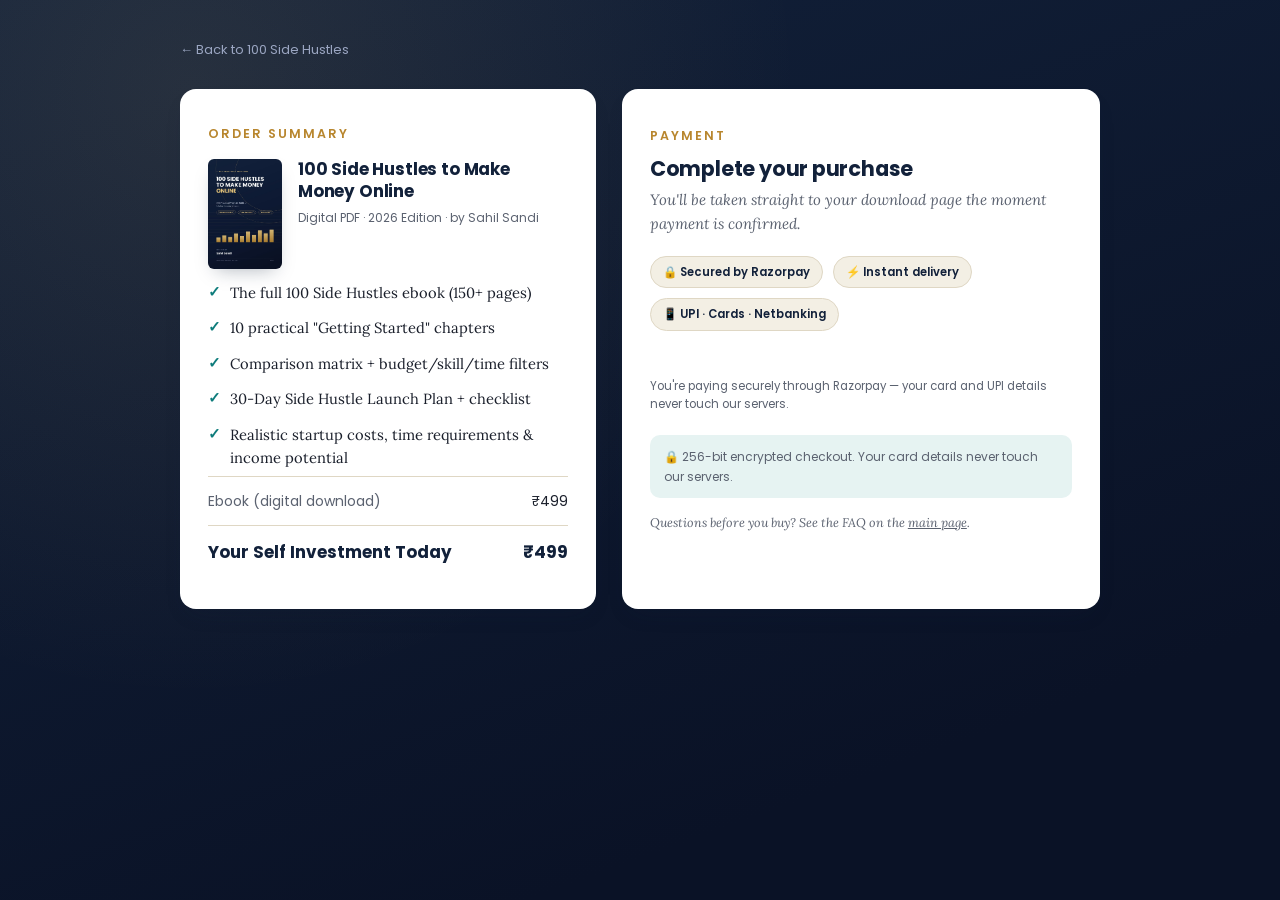
<file: checkout.html>
<!DOCTYPE html>
<html lang="en">
<head>
<meta charset="UTF-8">
<meta name="viewport" content="width=device-width, initial-scale=1.0">
<title>Checkout — 100 Side Hustles to Make Money Online</title>
<meta name="robots" content="noindex, nofollow">

<link rel="preconnect" href="https://fonts.googleapis.com">
<link rel="preconnect" href="https://fonts.gstatic.com" crossorigin>
<link href="https://fonts.googleapis.com/css2?family=Poppins:wght@400;500;600;700;800&family=Lora:ital,wght@0,400;0,500;1,400;1,500&display=swap" rel="stylesheet">
<link rel="stylesheet" href="assets/style.css">

<!-- Meta Pixel - Checkout -->
<script>
!function(f,b,e,v,n,t,s)
{if(f.fbq)return;n=f.fbq=function(){n.callMethod?
n.callMethod.apply(n,arguments):n.queue.push(arguments)};
if(!f._fbq)f._fbq=n;n.push=n;n.loaded=!0;n.version='2.0';
n.queue=[];t=b.createElement(e);t.async=!0;
t.src=v;s=b.getElementsByTagName(e)[0];
s.parentNode.insertBefore(t,s)}(window, document,'script',
'https://connect.facebook.net/en_US/fbevents.js');

fbq('init', '1134760148977418');
fbq('track', 'PageView');
fbq('track', 'InitiateCheckout');
</script>

<noscript>
<img height="1" width="1" style="display:none"
src="https://www.facebook.com/tr?id=1134760148977418&ev=PageView&noscript=1"/>
</noscript>
<!-- End Meta Pixel -->

</head>
<body>

<div class="co-page">
  <div class="co-topbar">
    <a href="index.html">← Back to 100 Side Hustles</a>
  </div>

  <div class="co-grid">

    <!-- ORDER SUMMARY -->
    <div class="co-summary">
      <span class="eyebrow">Order Summary</span>
      <div class="co-summary-top" style="margin-top:14px;">
        <img src="assets/img/cover.jpg" alt="100 Side Hustles to Make Money Online — cover">
        <div>
          <h3>100 Side Hustles to Make Money Online</h3>
          <p>Digital PDF · 2026 Edition · by Sahil Sandi</p>
        </div>
      </div>

      <ul class="co-includes">
        <li>The full 100 Side Hustles ebook (150+ pages)</li>
        <li>10 practical "Getting Started" chapters</li>
        <li>Comparison matrix + budget/skill/time filters</li>
        <li>30-Day Side Hustle Launch Plan + checklist</li>
        <li>Realistic startup costs, time requirements & income potential</li>
      </ul>

      <div class="co-line">
        <span class="muted">Ebook (digital download)</span>
        <!-- EDITABLE PRICE: keep in sync with your Razorpay amount -->
        <span>₹499</span>
      </div>
      <div class="co-line total">
        <span>Your Self Investment Today</span>
        <span>₹499</span>
      </div>
    </div>

    <!-- PAYMENT -->
    <div class="co-pay">
      <span class="eyebrow">Payment</span>
      <h2 style="margin-top:10px;">Complete your purchase</h2>
      <p class="lede">You'll be taken straight to your download page the moment payment is confirmed.</p>

      <div class="co-badges">
        <span class="co-badge">🔒 Secured by Razorpay</span>
        <span class="co-badge">⚡ Instant delivery</span>
        <span class="co-badge">📱 UPI · Cards · Netbanking</span>
      </div>

      <div class="co-pay-btn-wrap">
        <form>
          <script
          src="https://checkout.razorpay.com/v1/payment-button.js"
          data-payment_button_id="pl_TboClL8loWEJkU"
          async>
          </script>
        </form>
        
        <p class="co-fallback-note">You're paying securely through Razorpay — your card and UPI details never touch our servers.</p>
      </div>

      <div class="co-secure">🔒 256-bit encrypted checkout. Your card details never touch our servers.</div>
      <p class="co-guarantee">Questions before you buy? See the FAQ on the <a href="index.html#pricing" style="text-decoration:underline;">main page</a>.</p>
    </div>

  </div>
</div>

</body>
</html>
</file>
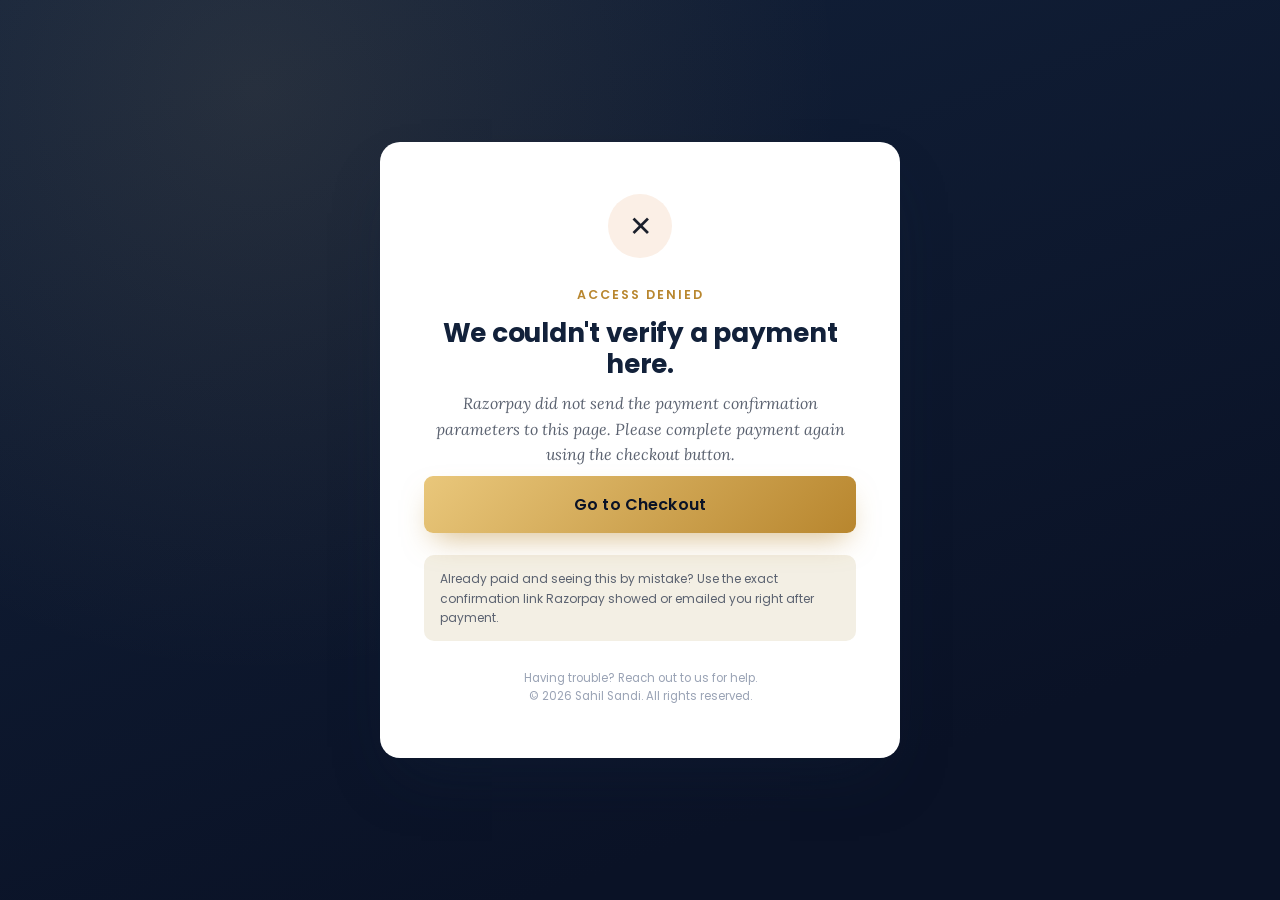
<file: download.html>
<!DOCTYPE html>
<html lang="en">
<head>
<meta charset="UTF-8">
<meta name="viewport" content="width=device-width, initial-scale=1.0">
<title>Your Ebook — 100 Side Hustles to Make Money Online</title>
<meta name="robots" content="noindex, nofollow">

<link rel="preconnect" href="https://fonts.googleapis.com">
<link rel="preconnect" href="https://fonts.gstatic.com" crossorigin>
<link href="https://fonts.googleapis.com/css2?family=Poppins:wght@400;500;600;700;800&family=Lora:ital,wght@0,400;0,500;1,400;1,500&display=swap" rel="stylesheet">
<link rel="stylesheet" href="assets/style.css">

<!-- Meta Pixel - Purchase -->
<script>
!function(f,b,e,v,n,t,s)
{if(f.fbq)return;n=f.fbq=function(){n.callMethod?
n.callMethod.apply(n,arguments):n.queue.push(arguments)};
if(!f._fbq)f._fbq=n;n.push=n;n.loaded=!0;n.version='2.0';
n.queue=[];t=b.createElement(e);t.async=!0;
t.src=v;s=b.getElementsByTagName(e)[0];
s.parentNode.insertBefore(t,s)}(window, document,'script',
'https://connect.facebook.net/en_US/fbevents.js');

fbq('init', '1134760148977418');
fbq('track', 'PageView');

</script>

<noscript>
<img height="1" width="1" style="display:none"
src="https://www.facebook.com/tr?id=1134760148977418&ev=PageView&noscript=1"/>
</noscript>
<!-- End Meta Pixel -->
</head>
<body>

<div class="dl-page">
  <div class="dl-card">

    <!-- STATE 1: checking the payment -->
    <div id="state-checking" class="dl-state active">
      <div class="dl-spinner"></div>
      <span class="eyebrow">Verifying Payment</span>
      <h1 style="margin-top:10px;">Just a moment…</h1>
      <p class="lede">We're confirming your payment with Razorpay before unlocking your download.</p>
    </div>

    <!-- STATE 2: verified, show download -->
    <div id="state-success" class="dl-state">
      <div class="dl-check">✓</div>
      <span class="eyebrow">Payment Successful</span>
      <h1 style="margin-top:10px;">Thank you — your ebook is ready.</h1>
      <p class="lede">You now have full access to 100 Side Hustles to Make Money Online. Click below to download your copy.</p>

      <img class="dl-cover" src="assets/img/cover.jpg" alt="100 Side Hustles to Make Money Online — ebook cover">

      <a id="download-link" class="btn btn-primary btn-block dl-btn" href="#">
        Download the Ebook (PDF)
      </a>

      <div class="dl-note">
        <strong>Tip:</strong> save the PDF somewhere you'll find it again — your phone's Files app, Google Drive, or your laptop's Downloads folder. The book is yours to keep and re-read anytime.
      </div>
    </div>

    <!-- STATE 3: no valid payment found -->
    <div id="state-invalid" class="dl-state">
      <div class="dl-check error">✕</div>
      <span class="eyebrow">Access Denied</span>
      <h1 style="margin-top:10px;">We couldn't verify a payment here.</h1>
      <p id="invalid-message" class="lede">This page only unlocks right after a successful Razorpay payment. If you haven't purchased yet, or your payment didn't go through, please head back and try again.</p>

      <a class="btn btn-primary btn-block dl-btn" href="checkout.html">
        Go to Checkout
      </a>

      <div class="dl-note">
        Already paid and seeing this by mistake? Use the exact confirmation link Razorpay showed or emailed you right after payment.
      </div>
    </div>

    <div class="dl-footer">
      Having trouble? Reach out to us for help.<br>
      © 2026 Sahil Sandi. All rights reserved.
    </div>
  </div>
</div>

<script>
(function () {
  function showState(id) {
    document.querySelectorAll('.dl-state').forEach(function (el) { el.classList.remove('active'); });
    document.getElementById(id).classList.add('active');
  }

  function showInvalid(reason) {
    var messages = {
      server_not_configured: 'The download service is not configured yet. Please contact the seller and ask them to add RAZORPAY_KEY_SECRET in Vercel, then redeploy.',
      missing_payment_parameters: 'Razorpay did not send the payment confirmation parameters to this page. Please complete payment again using the checkout button.',
      unsupported_payment_response: 'This Razorpay checkout response is missing the payment-link or order details required to verify it. Please contact the seller.',
      payment_not_completed: 'This payment is not marked as completed by Razorpay. Please return to checkout and try again.',
      payment_not_captured: 'Razorpay has not captured this payment yet. In Razorpay Dashboard, enable automatic payment capture, then complete a new payment.',
      payment_amount_mismatch: 'Your payment was received, but its amount does not match the current ebook price. This is expected for a ₹1 test payment. The download unlocks only when the Razorpay Payment Button amount and RAZORPAY_PAYMENT_AMOUNT setting match.',
      payment_refunded: 'This payment has been refunded, so the ebook download cannot be unlocked.',
      payment_not_found: 'Razorpay could not find this payment under the configured Live account. Confirm the payment button and Vercel credentials use the same Razorpay account and mode.',
      razorpay_credentials_rejected: 'Razorpay rejected the Vercel API credentials. Re-copy the matching Live API Key and Live Key Secret from Razorpay, save both in Vercel Production, and redeploy.',
      signature_mismatch: 'We could not match this Razorpay payment signature. The Vercel secret must be the Key Secret for the same Razorpay mode (Test or Live) as this payment button. After correcting it, redeploy and use a new payment redirect link.',
      invalid_payment_response: 'The payment confirmation returned by Razorpay was not in the expected format. Please contact the seller.',
      payment_lookup_failed: 'We could not check this payment with Razorpay. Please try again shortly. If it continues, the seller should confirm RAZORPAY_KEY_ID and RAZORPAY_KEY_SECRET in Vercel.'
    };

    if (reason && messages[reason]) {
      document.getElementById('invalid-message').textContent = messages[reason];
    }
    showState('state-invalid');
  }

  var params = new URLSearchParams(window.location.search);
  var hasSignedParams = params.has('razorpay_payment_id') && params.has('razorpay_signature');
  var hasPaymentButtonId = params.has('payment_id');

  if (!hasSignedParams && !hasPaymentButtonId) {
    // Nobody should land here without Razorpay's own redirect params attached —
    // manually typing/visiting this URL has nothing to verify, so we don't
    // even bother calling the function.
    showInvalid('missing_payment_parameters');
    return;
  }

  var qs = params.toString();

  fetch('/api/verify-payment?' + qs)
    .then(function (res) { return res.json(); })
    .then(function (data) {

      if (data && data.valid) {

        // ==========================================
        // META PIXEL - PURCHASE
        // Fire ONLY after Razorpay verification succeeds
        // ==========================================

        var paymentId =
          params.get('payment_id') ||
          params.get('razorpay_payment_id');

        var purchaseTrackingKey = paymentId
          ? 'meta_purchase_' + paymentId
          : 'meta_purchase_tracked';

        // Prevent duplicate Purchase events for the same payment
        if (!localStorage.getItem(purchaseTrackingKey)) {

          if (typeof fbq === 'function') {

            fbq('track', 'Purchase', {
              value: 499,
              currency: 'INR',
              content_name: '100 Side Hustles to Make Money Online',
              content_type: 'product'
            });

            localStorage.setItem(purchaseTrackingKey, 'true');

          }

        }

        // ==========================================
        // EXISTING DOWNLOAD ACCESS
        // ==========================================

        document.getElementById('download-link').href = '/api/download?' + qs;

        showState('state-success');

      } else {

        showInvalid(data && data.reason);

      }

    })
    .catch(function () {
      showInvalid();
    });
})();
</script>

</body>
</html>
</file>
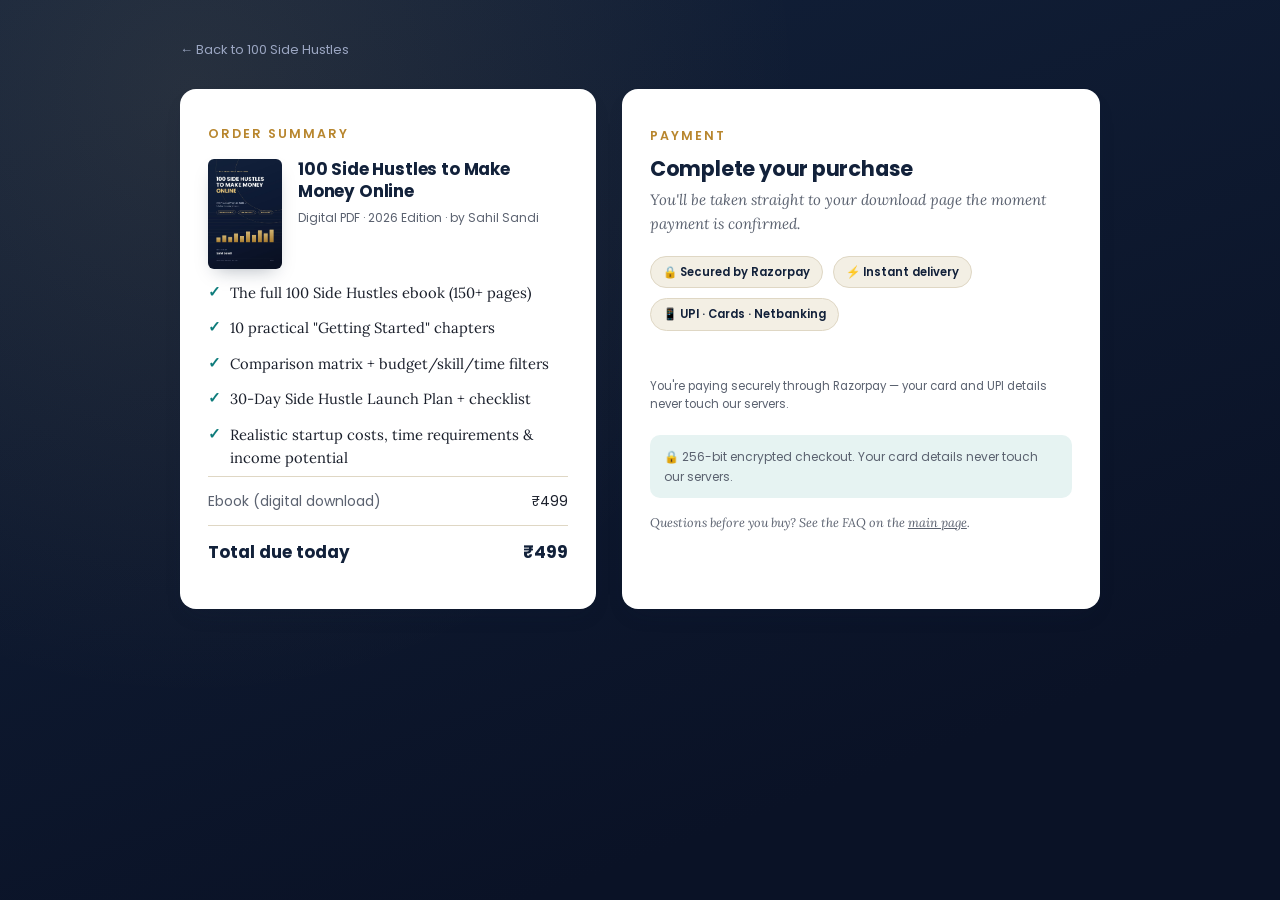
<file: site/checkout.html>
<!DOCTYPE html>
<html lang="en">
<head>
<meta charset="UTF-8">
<meta name="viewport" content="width=device-width, initial-scale=1.0">
<title>Checkout — 100 Side Hustles to Make Money Online</title>
<meta name="robots" content="noindex, nofollow">

<link rel="preconnect" href="https://fonts.googleapis.com">
<link rel="preconnect" href="https://fonts.gstatic.com" crossorigin>
<link href="https://fonts.googleapis.com/css2?family=Poppins:wght@400;500;600;700;800&family=Lora:ital,wght@0,400;0,500;1,400;1,500&display=swap" rel="stylesheet">
<link rel="stylesheet" href="assets/style.css">
</head>
<body>

<div class="co-page">
  <div class="co-topbar">
    <a href="index.html">← Back to 100 Side Hustles</a>
  </div>

  <div class="co-grid">

    <!-- ORDER SUMMARY -->
    <div class="co-summary">
      <span class="eyebrow">Order Summary</span>
      <div class="co-summary-top" style="margin-top:14px;">
        <img src="assets/img/cover.jpg" alt="100 Side Hustles to Make Money Online — cover">
        <div>
          <h3>100 Side Hustles to Make Money Online</h3>
          <p>Digital PDF · 2026 Edition · by Sahil Sandi</p>
        </div>
      </div>

      <ul class="co-includes">
        <li>The full 100 Side Hustles ebook (150+ pages)</li>
        <li>10 practical "Getting Started" chapters</li>
        <li>Comparison matrix + budget/skill/time filters</li>
        <li>30-Day Side Hustle Launch Plan + checklist</li>
        <li>Realistic startup costs, time requirements & income potential</li>
      </ul>

      <div class="co-line">
        <span class="muted">Ebook (digital download)</span>
        <!-- EDITABLE PRICE: keep in sync with your Razorpay amount -->
        <span>₹499</span>
      </div>
      <div class="co-line total">
        <span>Total due today</span>
        <span>₹499</span>
      </div>
    </div>

    <!-- PAYMENT -->
    <div class="co-pay">
      <span class="eyebrow">Payment</span>
      <h2 style="margin-top:10px;">Complete your purchase</h2>
      <p class="lede">You'll be taken straight to your download page the moment payment is confirmed.</p>

      <div class="co-badges">
        <span class="co-badge">🔒 Secured by Razorpay</span>
        <span class="co-badge">⚡ Instant delivery</span>
        <span class="co-badge">📱 UPI · Cards · Netbanking</span>
      </div>

      <div class="co-pay-btn-wrap">
        <form>
          <script
          src="https://checkout.razorpay.com/v1/payment-button.js"
          data-payment_button_id="pl_TboClL8loWEJkU"
          async>
          </script>
        </form>
        
        <p class="co-fallback-note">You're paying securely through Razorpay — your card and UPI details never touch our servers.</p>
      </div>

      <div class="co-secure">🔒 256-bit encrypted checkout. Your card details never touch our servers.</div>
      <p class="co-guarantee">Questions before you buy? See the FAQ on the <a href="index.html#pricing" style="text-decoration:underline;">main page</a>.</p>
    </div>

  </div>
</div>

</body>
</html>
</file>
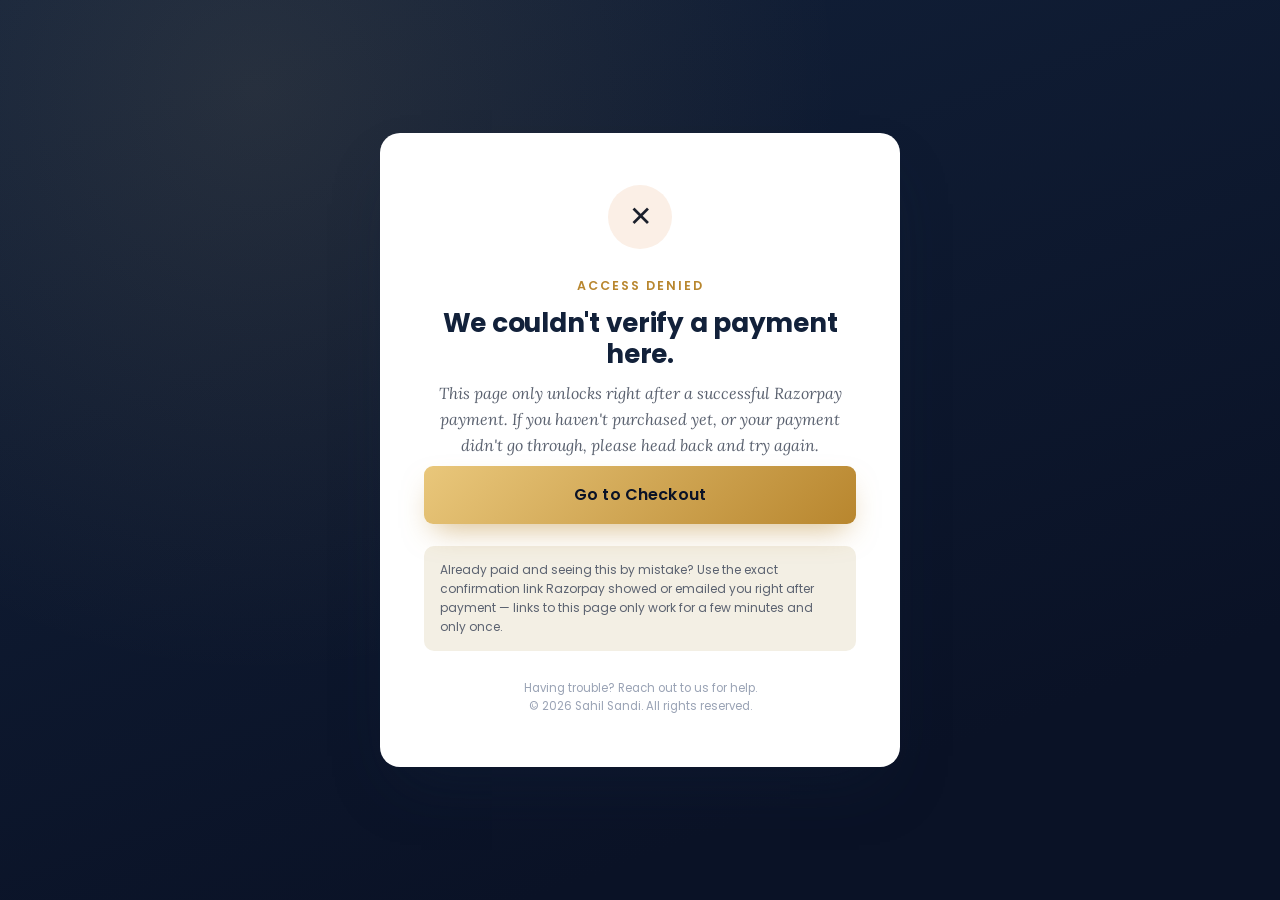
<file: site/download.html>
<!DOCTYPE html>
<html lang="en">
<head>
<meta charset="UTF-8">
<meta name="viewport" content="width=device-width, initial-scale=1.0">
<title>Your Ebook — 100 Side Hustles to Make Money Online</title>
<meta name="robots" content="noindex, nofollow">

<link rel="preconnect" href="https://fonts.googleapis.com">
<link rel="preconnect" href="https://fonts.gstatic.com" crossorigin>
<link href="https://fonts.googleapis.com/css2?family=Poppins:wght@400;500;600;700;800&family=Lora:ital,wght@0,400;0,500;1,400;1,500&display=swap" rel="stylesheet">
<link rel="stylesheet" href="assets/style.css">
</head>
<body>

<div class="dl-page">
  <div class="dl-card">

    <!-- STATE 1: checking the payment -->
    <div id="state-checking" class="dl-state active">
      <div class="dl-spinner"></div>
      <span class="eyebrow">Verifying Payment</span>
      <h1 style="margin-top:10px;">Just a moment…</h1>
      <p class="lede">We're confirming your payment with Razorpay before unlocking your download.</p>
    </div>

    <!-- STATE 2: verified, show download -->
    <div id="state-success" class="dl-state">
      <div class="dl-check">✓</div>
      <span class="eyebrow">Payment Successful</span>
      <h1 style="margin-top:10px;">Thank you — your ebook is ready.</h1>
      <p class="lede">You now have full access to 100 Side Hustles to Make Money Online. Click below to download your copy.</p>

      <img class="dl-cover" src="assets/img/cover.jpg" alt="100 Side Hustles to Make Money Online — ebook cover">

      <a id="download-link" class="btn btn-primary btn-block dl-btn" href="#">
        Download the Ebook (PDF)
      </a>

      <div class="dl-note">
        <strong>Tip:</strong> save the PDF somewhere you'll find it again — your phone's Files app, Google Drive, or your laptop's Downloads folder. The book is yours to keep and re-read anytime.
      </div>
    </div>

    <!-- STATE 3: no valid payment found -->
    <div id="state-invalid" class="dl-state">
      <div class="dl-check error">✕</div>
      <span class="eyebrow">Access Denied</span>
      <h1 style="margin-top:10px;">We couldn't verify a payment here.</h1>
      <p class="lede">This page only unlocks right after a successful Razorpay payment. If you haven't purchased yet, or your payment didn't go through, please head back and try again.</p>

      <a class="btn btn-primary btn-block dl-btn" href="checkout.html">
        Go to Checkout
      </a>

      <div class="dl-note">
        Already paid and seeing this by mistake? Use the exact confirmation link Razorpay showed or emailed you right after payment — links to this page only work for a few minutes and only once.
      </div>
    </div>

    <div class="dl-footer">
      Having trouble? Reach out to us for help.<br>
      © 2026 Sahil Sandi. All rights reserved.
    </div>
  </div>
</div>

<script>
(function () {
  function showState(id) {
    document.querySelectorAll('.dl-state').forEach(function (el) { el.classList.remove('active'); });
    document.getElementById(id).classList.add('active');
  }

  var params = new URLSearchParams(window.location.search);
  var hasParams = params.has('razorpay_payment_id') && params.has('razorpay_signature');

  if (!hasParams) {
    // Nobody should land here without Razorpay's own redirect params attached —
    // manually typing/visiting this URL has nothing to verify, so we don't
    // even bother calling the function.
    showState('state-invalid');
    return;
  }

  var qs = params.toString();

  fetch('/.netlify/functions/verify-payment?' + qs)
    .then(function (res) { return res.json(); })
    .then(function (data) {
      if (data && data.valid) {
        document.getElementById('download-link').href = '/.netlify/functions/download?' + qs;
        showState('state-success');
      } else {
        showState('state-invalid');
      }
    })
    .catch(function () {
      showState('state-invalid');
    });
})();
</script>

</body>
</html>
</file>
<file: assets/style.css>
/* =========================================================
   100 Side Hustles — Product & Delivery Site
   Design system inherited from the ebook itself:
   Navy / Gold / Cream, Poppins + Lora
   ========================================================= */

:root{
  --navy:#12213A;
  --navy-soft:#1D3358;
  --navy-deep:#0A1226;
  --ink:#1A1F2B;
  --gold:#B8862E;
  --gold-soft:#E9C77B;
  --gold-pale:#F6E7C4;
  --teal:#0E7C7B;
  --teal-soft:#E6F3F2;
  --paper:#FBF9F4;
  --paper-alt:#F3EFE4;
  --line:#DFD7C4;
  --gray:#5B6270;
  --success:#1E7A46;
  --white:#FFFFFF;
  --shadow: 0 30px 60px -20px rgba(18,33,58,0.35);
  --shadow-sm: 0 10px 24px -12px rgba(18,33,58,0.28);
  --radius: 14px;
}

*{ box-sizing:border-box; }
html{ scroll-behavior:smooth; }
body{
  margin:0;
  font-family:'Lora', Georgia, serif;
  background:var(--paper);
  color:var(--ink);
  line-height:1.6;
  font-size:16.5px;
  -webkit-font-smoothing:antialiased;
}
img{ max-width:100%; display:block; }
h1,h2,h3,h4{
  font-family:'Poppins', sans-serif;
  color:var(--navy);
  margin:0;
  line-height:1.18;
  letter-spacing:-0.01em;
}
p{ margin:0; }
a{ color:inherit; text-decoration:none; }
ul{ margin:0; padding:0; list-style:none; }
.container{
  max-width:1120px;
  margin:0 auto;
  padding:0 28px;
}
.container-narrow{
  max-width:760px;
  margin:0 auto;
  padding:0 28px;
}
section{ position:relative; }

/* -------- utility -------- */
.eyebrow{
  font-family:'Poppins',sans-serif;
  font-size:12.5px;
  font-weight:600;
  letter-spacing:0.16em;
  text-transform:uppercase;
  color:var(--gold);
}
.lede{
  font-family:'Lora',serif;
  font-style:italic;
  color:var(--gray);
  font-size:1.08rem;
}
.btn{
  display:inline-flex;
  align-items:center;
  justify-content:center;
  gap:10px;
  font-family:'Poppins',sans-serif;
  font-weight:600;
  font-size:1rem;
  letter-spacing:0.01em;
  padding:16px 30px;
  border-radius:9px;
  cursor:pointer;
  border:none;
  transition:transform .15s ease, box-shadow .15s ease, background .15s ease;
}
.btn-primary{
  background:linear-gradient(135deg, var(--gold-soft) 0%, var(--gold) 100%);
  color:var(--navy-deep);
  box-shadow:0 14px 30px -10px rgba(184,134,46,0.55);
}
.btn-primary:hover{ transform:translateY(-2px); box-shadow:0 18px 36px -10px rgba(184,134,46,0.65); }
.btn-primary .price{
  font-weight:700;
  border-left:1.5px solid rgba(18,33,58,0.25);
  padding-left:10px;
  margin-left:2px;
}
.btn-ghost{
  background:transparent;
  border:1.4px solid rgba(255,255,255,0.35);
  color:#fff;
}
.btn-block{ width:100%; }

/* -------- top bar -------- */
.topbar{
  position:sticky; top:0; z-index:50;
  background:rgba(251,249,244,0.92);
  backdrop-filter:blur(6px);
  border-bottom:1px solid var(--line);
}
.topbar-inner{
  display:flex; align-items:center; justify-content:space-between;
  padding:14px 28px;
  max-width:1120px; margin:0 auto;
}
.brand{ display:flex; align-items:center; gap:10px; }
.brand-mark{
  width:30px; height:30px; border-radius:7px;
  background:linear-gradient(155deg, var(--navy), var(--navy-deep));
  color:var(--gold-soft);
  display:flex; align-items:center; justify-content:center;
  font-family:'Poppins',sans-serif; font-weight:800; font-size:12px;
  flex-shrink:0;
}
.brand-name{
  font-family:'Poppins',sans-serif; font-weight:700; font-size:14.5px; color:var(--navy);
}
.brand-name span{ color:var(--gold); }
.topbar .btn{ padding:10px 20px; font-size:14px; }
.topbar-price{
  font-family:'Poppins',sans-serif; font-weight:700; font-size:14px; color:var(--navy);
  margin-right:14px; display:none;
}
@media(min-width:640px){ .topbar-price{ display:inline; } }

/* -------- hero -------- */
.hero{
  background:radial-gradient(circle at 15% 15%, rgba(233,199,123,0.10), transparent 45%),
             linear-gradient(160deg, var(--navy) 0%, var(--navy-deep) 75%);
  color:#fff;
  padding:64px 0 90px;
  overflow:hidden;
}
.hero-grid{
  display:grid;
  grid-template-columns: 1.05fr 0.95fr;
  gap:56px;
  align-items:center;
}
@media(max-width:900px){
  .hero-grid{ grid-template-columns:1fr; gap:44px; }
  .hero{ padding:44px 0 64px; text-align:left; }
}
.hero-eyebrow{
  display:inline-flex; align-items:center; gap:8px;
  font-family:'Poppins',sans-serif; font-size:12px; font-weight:600; letter-spacing:0.14em;
  text-transform:uppercase; color:var(--gold-soft);
  border:1px solid rgba(233,199,123,0.35); border-radius:20px; padding:6px 14px;
  margin-bottom:22px;
}
.hero h1{
  color:#fff; font-size:clamp(2.1rem, 4.2vw, 3.1rem); font-weight:700; line-height:1.12;
}
.hero h1 em{ font-style:normal; color:var(--gold-soft); }
.hero-sub{
  font-family:'Lora',serif; color:#CBD3E6; font-size:1.14rem; line-height:1.65;
  margin-top:20px; max-width:520px;
}
.hero-points{ margin-top:26px; display:flex; flex-direction:column; gap:11px; }
.hero-points li{
  display:flex; align-items:flex-start; gap:10px;
  font-family:'Poppins',sans-serif; font-size:14.5px; color:#E4E8F2; font-weight:500;
}
.hero-points li::before{
  content:"✓"; color:var(--gold-soft); font-weight:700; margin-top:1px;
}
.hero-cta{ margin-top:34px; display:flex; align-items:center; gap:18px; flex-wrap:wrap; }
.hero-price-note{ font-family:'Poppins',sans-serif; font-size:12.5px; color:#9BA6C2; }
.hero-price-note strong{ color:var(--gold-soft); }

.hero-visual{ position:relative; display:flex; justify-content:center; }
.book-stage{ position:relative; width:100%; max-width:360px; }
.book-cover-img{
  width:100%; border-radius:8px;
  box-shadow: var(--shadow), 0 0 0 1px rgba(255,255,255,0.06);
  transform:rotate(3deg);
  position:relative; z-index:2;
}
.book-glow{
  position:absolute; inset:-30px -30px auto auto; width:70%; height:70%;
  background:radial-gradient(circle, rgba(233,199,123,0.35), transparent 70%);
  filter:blur(10px); z-index:1;
}
.book-badge{
  position:absolute; bottom:-18px; left:-18px; z-index:3;
  background:#fff; color:var(--navy); border-radius:10px; padding:12px 16px;
  box-shadow:var(--shadow-sm);
  font-family:'Poppins',sans-serif;
}
.book-badge .num{ font-size:22px; font-weight:800; color:var(--gold); line-height:1; }
.book-badge .lab{ font-size:10px; letter-spacing:0.06em; text-transform:uppercase; color:var(--gray); margin-top:2px; }

/* -------- trust strip -------- */
.trust-strip{
  background:var(--paper-alt);
  border-bottom:1px solid var(--line);
  padding:22px 0;
}
.trust-row{
  display:flex; justify-content:space-between; flex-wrap:wrap; gap:18px;
  font-family:'Poppins',sans-serif;
}
.trust-item{ display:flex; align-items:center; gap:10px; flex:1; min-width:150px; }
.trust-item .n{ font-size:1.5rem; font-weight:800; color:var(--navy); }
.trust-item .t{ font-size:12.5px; color:var(--gray); line-height:1.3; }

/* -------- section heads -------- */
.section{ padding:78px 0; }
.section-alt{ background:var(--paper-alt); }
.section-head{ max-width:620px; margin-bottom:44px; }
.section-head.center{ margin-left:auto; margin-right:auto; text-align:center; }
.section-head h2{ font-size:clamp(1.7rem, 3vw, 2.35rem); margin-top:10px; }
.section-head .lede{ margin-top:14px; }

/* -------- categories -------- */
.cat-index{
  display:grid; grid-template-columns:1fr; gap:14px;
}
@media(min-width:760px){ .cat-index{ grid-template-columns:repeat(2, 1fr); gap:0 32px; } }
.cat-row{
  display:flex; align-items:baseline; gap:16px;
  padding:18px 4px; border-bottom:1px solid var(--line);
}
.cat-row .idx{
  font-family:'Poppins',sans-serif; font-weight:800; font-size:1.05rem; color:var(--gold-soft);
  -webkit-text-stroke:1px var(--gold);
  min-width:30px;
}
.cat-row .body h4{ font-family:'Poppins',sans-serif; font-size:1rem; color:var(--navy); font-weight:600; }
.cat-row .body p{ font-family:'Lora',serif; font-size:0.92rem; color:var(--gray); margin-top:3px; }
.cat-row .count{
  margin-left:auto; font-family:'Poppins',sans-serif; font-size:12px; color:var(--teal);
  background:var(--teal-soft); padding:4px 10px; border-radius:20px; white-space:nowrap;
  font-weight:600;
}

/* -------- preview gallery -------- */
.gallery{
  display:grid; grid-template-columns:repeat(3, 1fr); gap:26px;
}
@media(max-width:820px){ .gallery{ grid-template-columns:1fr; max-width:420px; margin:0 auto; } }
.gallery-item{ text-align:center; }
.gallery-frame{
  border-radius:10px; overflow:hidden; box-shadow:var(--shadow-sm);
  border:1px solid var(--line);
  transform:rotate(var(--rot,0deg));
  transition:transform .25s ease;
}
.gallery-item:nth-child(1) .gallery-frame{ --rot:-2deg; }
.gallery-item:nth-child(3) .gallery-frame{ --rot:2deg; }
.gallery-frame:hover{ transform:rotate(0deg) translateY(-4px); }
.gallery-cap{
  margin-top:14px; font-family:'Poppins',sans-serif; font-size:13px; color:var(--gray); font-weight:500;
}

/* -------- author -------- */
.author-wrap{
  display:grid; grid-template-columns:280px 1fr; gap:48px; align-items:center;
}
@media(max-width:760px){ .author-wrap{ grid-template-columns:1fr; text-align:center; } }
.author-photo{
  border-radius:16px; overflow:hidden; box-shadow:var(--shadow-sm);
  border:5px solid #fff; outline:1px solid var(--line);
  max-width:260px; margin:0 auto;
}
.author-name{ font-size:1.5rem; }
.author-role{
  font-family:'Poppins',sans-serif; font-size:13px; font-weight:600; letter-spacing:0.05em;
  color:var(--gold); text-transform:uppercase; margin-top:6px;
}
.author-bio{ margin-top:16px; font-size:1.02rem; color:var(--ink); max-width:520px; }
.author-bio + .author-bio{ margin-top:12px; }

/* -------- who it's for -------- */
.for-grid{
  display:grid; grid-template-columns:repeat(4,1fr); gap:16px;
}
@media(max-width:900px){ .for-grid{ grid-template-columns:repeat(2,1fr); } }
@media(max-width:520px){ .for-grid{ grid-template-columns:1fr; } }
.for-chip{
  background:#fff; border:1px solid var(--line); border-radius:10px; padding:16px 18px;
  font-family:'Poppins',sans-serif; font-size:14px; font-weight:500; color:var(--navy);
  display:flex; align-items:center; gap:10px;
}
.for-chip::before{ content:"—"; color:var(--gold); font-weight:700; }

/* -------- pricing -------- */
.price-card{
  background:linear-gradient(165deg, var(--navy) 0%, var(--navy-deep) 100%);
  color:#fff; border-radius:20px; padding:48px 44px;
  max-width:640px; margin:0 auto;
  box-shadow:var(--shadow);
  position:relative; overflow:hidden;
}
.price-card::before{
  content:""; position:absolute; width:280px; height:280px; border-radius:50%;
  background:radial-gradient(circle, rgba(233,199,123,0.18), transparent 70%);
  top:-100px; right:-100px;
}
.price-top{ display:flex; align-items:baseline; gap:14px; flex-wrap:wrap; }
.price-amount{ font-family:'Poppins',sans-serif; font-size:3rem; font-weight:800; color:#fff; }
.price-was{ font-family:'Poppins',sans-serif; font-size:1.1rem; color:#8b95b3; text-decoration:line-through; }
.price-tag{
  font-family:'Poppins',sans-serif; font-size:12px; font-weight:700; color:var(--navy-deep);
  background:var(--gold-soft); padding:5px 11px; border-radius:20px; letter-spacing:0.03em;
}
.price-includes{ margin-top:26px; display:flex; flex-direction:column; gap:12px; }
.price-includes li{
  display:flex; gap:10px; align-items:flex-start;
  font-family:'Lora',serif; font-size:0.98rem; color:#DCE1EE;
}
.price-includes li::before{ content:"✓"; color:var(--gold-soft); font-weight:700; font-family:'Poppins',sans-serif; }
.price-cta{ margin-top:32px; }
.price-secure{
  margin-top:14px; font-family:'Poppins',sans-serif; font-size:12px; color:#8b95b3;
  display:flex; align-items:center; gap:8px;
}

/* -------- faq -------- */
.faq-item{ border-bottom:1px solid var(--line); padding:22px 0; }
.faq-q{
  display:flex; justify-content:space-between; align-items:center; gap:16px;
  cursor:pointer; font-family:'Poppins',sans-serif; font-weight:600; color:var(--navy); font-size:1.02rem;
}
.faq-q::after{
  content:"+"; font-size:1.4rem; color:var(--gold); flex-shrink:0; transition:transform .2s ease; font-weight:400;
}
.faq-item.open .faq-q::after{ transform:rotate(45deg); }
.faq-a{
  max-height:0; overflow:hidden; transition:max-height .25s ease;
  font-family:'Lora',serif; color:var(--gray); font-size:0.97rem; line-height:1.65;
}
.faq-item.open .faq-a{ max-height:240px; margin-top:12px; }

/* -------- final cta band -------- */
.cta-band{
  background:linear-gradient(155deg, var(--navy), var(--navy-deep));
  color:#fff; padding:64px 0; text-align:center;
}
.cta-band h2{ color:#fff; font-size:clamp(1.6rem,3vw,2.15rem); }
.cta-band .lede{ color:#C8D0E5; margin-top:12px; }
.cta-band .hero-cta{ justify-content:center; margin-top:30px; }

/* -------- footer -------- */
footer{ background:var(--navy-deep); color:#8b95b3; padding:36px 0; }
.footer-inner{
  display:flex; justify-content:space-between; align-items:center; gap:20px; flex-wrap:wrap;
  font-family:'Poppins',sans-serif; font-size:12.5px;
}
.footer-disclaimer{
  margin-top:18px; font-size:11.5px; line-height:1.7; color:#6b7594; max-width:900px;
}

/* -------- download page -------- */
.dl-page{
  min-height:100vh; display:flex; align-items:center; justify-content:center;
  background:radial-gradient(circle at 20% 10%, rgba(233,199,123,0.10), transparent 45%),
             linear-gradient(160deg, var(--navy) 0%, var(--navy-deep) 80%);
  padding:40px 20px;
}
.dl-card{
  background:#fff; border-radius:20px; padding:52px 44px; max-width:520px; width:100%;
  box-shadow:var(--shadow); text-align:center;
}
.dl-check{
  width:64px; height:64px; border-radius:50%; background:var(--teal-soft); color:var(--teal);
  display:flex; align-items:center; justify-content:center; margin:0 auto 22px; font-size:28px;
}
.dl-card h1{ font-size:1.65rem; }
.dl-card .lede{ margin-top:12px; font-size:1rem; }
.dl-cover{ width:120px; margin:26px auto; border-radius:6px; box-shadow:var(--shadow-sm); }
.dl-btn{ margin-top:8px; }
.dl-note{
  margin-top:22px; font-family:'Poppins',sans-serif; font-size:12px; color:var(--gray);
  background:var(--paper-alt); border-radius:10px; padding:14px 16px; text-align:left; line-height:1.6;
}
.dl-footer{
  margin-top:28px; font-family:'Poppins',sans-serif; font-size:11.5px; color:#9aa3b5;
}
.dl-check.error{ background:#FBEFE6; color:var(--warn); }
.dl-spinner{
  width:34px; height:34px; border-radius:50%; margin:0 auto 22px;
  border:3px solid var(--line); border-top-color:var(--gold);
  animation:dl-spin 0.8s linear infinite;
}
@keyframes dl-spin{ to{ transform:rotate(360deg); } }
.dl-state{ display:none; }
.dl-state.active{ display:block; }

@media(max-width:520px){
  .dl-card{ padding:38px 26px; }
  .price-card{ padding:36px 26px; }
}

/* -------- checkout page -------- */
.co-page{
  min-height:100vh;
  background:radial-gradient(circle at 15% 10%, rgba(233,199,123,0.10), transparent 45%),
             linear-gradient(160deg, var(--navy) 0%, var(--navy-deep) 80%);
  padding:40px 20px 60px;
}
.co-topbar{
  max-width:920px; margin:0 auto 28px; display:flex; align-items:center; gap:10px;
}
.co-topbar a{
  font-family:'Poppins',sans-serif; font-size:13px; color:#9BA6C2; display:flex; align-items:center; gap:6px;
}
.co-grid{
  max-width:920px;
  margin:0 auto;
  display:grid;
  grid-template-columns:1fr 1.15fr;
  gap:26px;
  align-items:stretch;
}

.co-summary,
.co-pay{
  height:100%;
}
@media(max-width:760px){ .co-grid{ grid-template-columns:1fr; } }
.co-summary{
  background:#fff; border-radius:16px; padding:30px 28px; box-shadow:var(--shadow-sm);
}
.co-summary-top{ display:flex; gap:16px; align-items:flex-start; }
.co-summary-top img{ width:74px; border-radius:6px; box-shadow:0 8px 18px -8px rgba(18,33,58,0.35); flex-shrink:0; }
.co-summary-top h3{ font-size:1.05rem; line-height:1.3; }
.co-summary-top p{ font-family:'Poppins',sans-serif; font-size:12px; color:var(--gray); margin-top:5px; }
.co-line{ display:flex; justify-content:space-between; padding:13px 0; border-top:1px solid var(--line); font-family:'Poppins',sans-serif; font-size:14px; color:var(--ink); }
.co-line.total{ font-weight:700; font-size:1.05rem; color:var(--navy); }
.co-line .muted{ color:var(--gray); font-weight:400; }
.co-includes{ margin-top:6px; }
.co-includes li{ display:flex; gap:9px; font-family:'Lora',serif; font-size:0.92rem; color:var(--ink); padding:6px 0; }
.co-includes li::before{ content:"✓"; color:var(--teal); font-family:'Poppins',sans-serif; font-weight:700; }

.co-pay{
  background:#fff; border-radius:16px; padding:32px 28px; box-shadow:var(--shadow-sm);
}
.co-pay h2{ font-size:1.3rem; }
.co-pay .lede{ margin-top:6px; font-size:0.94rem; }
.co-badges{ display:flex; gap:10px; margin-top:20px; flex-wrap:wrap; }
.co-badge{
  font-family:'Poppins',sans-serif; font-size:11.5px; font-weight:600; color:var(--navy);
  background:var(--paper-alt); border:1px solid var(--line); border-radius:20px; padding:6px 12px;
  display:flex; align-items:center; gap:6px;
}
.co-pay-btn-wrap{ margin-top:26px; }
.co-pay-btn-wrap form{ width:100%; }
.co-pay-btn-wrap form {
  display: flex;
  justify-content: center;
  transform: scale(1.25);
  transform-origin: center;
  margin: 20px 0;
}
.co-pay-btn-wrap iframe{ width:100% !important; }
.co-fallback-note{
  margin-top:16px; font-family:'Poppins',sans-serif; font-size:11.5px; color:var(--gray); line-height:1.6;
}
.co-secure{
  margin-top:22px; display:flex; align-items:center; gap:8px;
  font-family:'Poppins',sans-serif; font-size:12px; color:var(--gray);
  background:var(--teal-soft); border-radius:10px; padding:12px 14px;
}
.co-guarantee{
  margin-top:14px; font-family:'Lora',serif; font-style:italic; font-size:12.5px; color:var(--gray);
}
</file>
<file: site/assets/style.css>
/* =========================================================
   100 Side Hustles — Product & Delivery Site
   Design system inherited from the ebook itself:
   Navy / Gold / Cream, Poppins + Lora
   ========================================================= */

:root{
  --navy:#12213A;
  --navy-soft:#1D3358;
  --navy-deep:#0A1226;
  --ink:#1A1F2B;
  --gold:#B8862E;
  --gold-soft:#E9C77B;
  --gold-pale:#F6E7C4;
  --teal:#0E7C7B;
  --teal-soft:#E6F3F2;
  --paper:#FBF9F4;
  --paper-alt:#F3EFE4;
  --line:#DFD7C4;
  --gray:#5B6270;
  --success:#1E7A46;
  --white:#FFFFFF;
  --shadow: 0 30px 60px -20px rgba(18,33,58,0.35);
  --shadow-sm: 0 10px 24px -12px rgba(18,33,58,0.28);
  --radius: 14px;
}

*{ box-sizing:border-box; }
html{ scroll-behavior:smooth; }
body{
  margin:0;
  font-family:'Lora', Georgia, serif;
  background:var(--paper);
  color:var(--ink);
  line-height:1.6;
  font-size:16.5px;
  -webkit-font-smoothing:antialiased;
}
img{ max-width:100%; display:block; }
h1,h2,h3,h4{
  font-family:'Poppins', sans-serif;
  color:var(--navy);
  margin:0;
  line-height:1.18;
  letter-spacing:-0.01em;
}
p{ margin:0; }
a{ color:inherit; text-decoration:none; }
ul{ margin:0; padding:0; list-style:none; }
.container{
  max-width:1120px;
  margin:0 auto;
  padding:0 28px;
}
.container-narrow{
  max-width:760px;
  margin:0 auto;
  padding:0 28px;
}
section{ position:relative; }

/* -------- utility -------- */
.eyebrow{
  font-family:'Poppins',sans-serif;
  font-size:12.5px;
  font-weight:600;
  letter-spacing:0.16em;
  text-transform:uppercase;
  color:var(--gold);
}
.lede{
  font-family:'Lora',serif;
  font-style:italic;
  color:var(--gray);
  font-size:1.08rem;
}
.btn{
  display:inline-flex;
  align-items:center;
  justify-content:center;
  gap:10px;
  font-family:'Poppins',sans-serif;
  font-weight:600;
  font-size:1rem;
  letter-spacing:0.01em;
  padding:16px 30px;
  border-radius:9px;
  cursor:pointer;
  border:none;
  transition:transform .15s ease, box-shadow .15s ease, background .15s ease;
}
.btn-primary{
  background:linear-gradient(135deg, var(--gold-soft) 0%, var(--gold) 100%);
  color:var(--navy-deep);
  box-shadow:0 14px 30px -10px rgba(184,134,46,0.55);
}
.btn-primary:hover{ transform:translateY(-2px); box-shadow:0 18px 36px -10px rgba(184,134,46,0.65); }
.btn-primary .price{
  font-weight:700;
  border-left:1.5px solid rgba(18,33,58,0.25);
  padding-left:10px;
  margin-left:2px;
}
.btn-ghost{
  background:transparent;
  border:1.4px solid rgba(255,255,255,0.35);
  color:#fff;
}
.btn-block{ width:100%; }

/* -------- top bar -------- */
.topbar{
  position:sticky; top:0; z-index:50;
  background:rgba(251,249,244,0.92);
  backdrop-filter:blur(6px);
  border-bottom:1px solid var(--line);
}
.topbar-inner{
  display:flex; align-items:center; justify-content:space-between;
  padding:14px 28px;
  max-width:1120px; margin:0 auto;
}
.brand{ display:flex; align-items:center; gap:10px; }
.brand-mark{
  width:30px; height:30px; border-radius:7px;
  background:linear-gradient(155deg, var(--navy), var(--navy-deep));
  color:var(--gold-soft);
  display:flex; align-items:center; justify-content:center;
  font-family:'Poppins',sans-serif; font-weight:800; font-size:12px;
  flex-shrink:0;
}
.brand-name{
  font-family:'Poppins',sans-serif; font-weight:700; font-size:14.5px; color:var(--navy);
}
.brand-name span{ color:var(--gold); }
.topbar .btn{ padding:10px 20px; font-size:14px; }
.topbar-price{
  font-family:'Poppins',sans-serif; font-weight:700; font-size:14px; color:var(--navy);
  margin-right:14px; display:none;
}
@media(min-width:640px){ .topbar-price{ display:inline; } }

/* -------- hero -------- */
.hero{
  background:radial-gradient(circle at 15% 15%, rgba(233,199,123,0.10), transparent 45%),
             linear-gradient(160deg, var(--navy) 0%, var(--navy-deep) 75%);
  color:#fff;
  padding:64px 0 90px;
  overflow:hidden;
}
.hero-grid{
  display:grid;
  grid-template-columns: 1.05fr 0.95fr;
  gap:56px;
  align-items:center;
}
@media(max-width:900px){
  .hero-grid{ grid-template-columns:1fr; gap:44px; }
  .hero{ padding:44px 0 64px; text-align:left; }
}
.hero-eyebrow{
  display:inline-flex; align-items:center; gap:8px;
  font-family:'Poppins',sans-serif; font-size:12px; font-weight:600; letter-spacing:0.14em;
  text-transform:uppercase; color:var(--gold-soft);
  border:1px solid rgba(233,199,123,0.35); border-radius:20px; padding:6px 14px;
  margin-bottom:22px;
}
.hero h1{
  color:#fff; font-size:clamp(2.1rem, 4.2vw, 3.1rem); font-weight:700; line-height:1.12;
}
.hero h1 em{ font-style:normal; color:var(--gold-soft); }
.hero-sub{
  font-family:'Lora',serif; color:#CBD3E6; font-size:1.14rem; line-height:1.65;
  margin-top:20px; max-width:520px;
}
.hero-points{ margin-top:26px; display:flex; flex-direction:column; gap:11px; }
.hero-points li{
  display:flex; align-items:flex-start; gap:10px;
  font-family:'Poppins',sans-serif; font-size:14.5px; color:#E4E8F2; font-weight:500;
}
.hero-points li::before{
  content:"✓"; color:var(--gold-soft); font-weight:700; margin-top:1px;
}
.hero-cta{ margin-top:34px; display:flex; align-items:center; gap:18px; flex-wrap:wrap; }
.hero-price-note{ font-family:'Poppins',sans-serif; font-size:12.5px; color:#9BA6C2; }
.hero-price-note strong{ color:var(--gold-soft); }

.hero-visual{ position:relative; display:flex; justify-content:center; }
.book-stage{ position:relative; width:100%; max-width:360px; }
.book-cover-img{
  width:100%; border-radius:8px;
  box-shadow: var(--shadow), 0 0 0 1px rgba(255,255,255,0.06);
  transform:rotate(3deg);
  position:relative; z-index:2;
}
.book-glow{
  position:absolute; inset:-30px -30px auto auto; width:70%; height:70%;
  background:radial-gradient(circle, rgba(233,199,123,0.35), transparent 70%);
  filter:blur(10px); z-index:1;
}
.book-badge{
  position:absolute; bottom:-18px; left:-18px; z-index:3;
  background:#fff; color:var(--navy); border-radius:10px; padding:12px 16px;
  box-shadow:var(--shadow-sm);
  font-family:'Poppins',sans-serif;
}
.book-badge .num{ font-size:22px; font-weight:800; color:var(--gold); line-height:1; }
.book-badge .lab{ font-size:10px; letter-spacing:0.06em; text-transform:uppercase; color:var(--gray); margin-top:2px; }

/* -------- trust strip -------- */
.trust-strip{
  background:var(--paper-alt);
  border-bottom:1px solid var(--line);
  padding:22px 0;
}
.trust-row{
  display:flex; justify-content:space-between; flex-wrap:wrap; gap:18px;
  font-family:'Poppins',sans-serif;
}
.trust-item{ display:flex; align-items:center; gap:10px; flex:1; min-width:150px; }
.trust-item .n{ font-size:1.5rem; font-weight:800; color:var(--navy); }
.trust-item .t{ font-size:12.5px; color:var(--gray); line-height:1.3; }

/* -------- section heads -------- */
.section{ padding:78px 0; }
.section-alt{ background:var(--paper-alt); }
.section-head{ max-width:620px; margin-bottom:44px; }
.section-head.center{ margin-left:auto; margin-right:auto; text-align:center; }
.section-head h2{ font-size:clamp(1.7rem, 3vw, 2.35rem); margin-top:10px; }
.section-head .lede{ margin-top:14px; }

/* -------- categories -------- */
.cat-index{
  display:grid; grid-template-columns:1fr; gap:14px;
}
@media(min-width:760px){ .cat-index{ grid-template-columns:repeat(2, 1fr); gap:0 32px; } }
.cat-row{
  display:flex; align-items:baseline; gap:16px;
  padding:18px 4px; border-bottom:1px solid var(--line);
}
.cat-row .idx{
  font-family:'Poppins',sans-serif; font-weight:800; font-size:1.05rem; color:var(--gold-soft);
  -webkit-text-stroke:1px var(--gold);
  min-width:30px;
}
.cat-row .body h4{ font-family:'Poppins',sans-serif; font-size:1rem; color:var(--navy); font-weight:600; }
.cat-row .body p{ font-family:'Lora',serif; font-size:0.92rem; color:var(--gray); margin-top:3px; }
.cat-row .count{
  margin-left:auto; font-family:'Poppins',sans-serif; font-size:12px; color:var(--teal);
  background:var(--teal-soft); padding:4px 10px; border-radius:20px; white-space:nowrap;
  font-weight:600;
}

/* -------- preview gallery -------- */
.gallery{
  display:grid; grid-template-columns:repeat(3, 1fr); gap:26px;
}
@media(max-width:820px){ .gallery{ grid-template-columns:1fr; max-width:420px; margin:0 auto; } }
.gallery-item{ text-align:center; }
.gallery-frame{
  border-radius:10px; overflow:hidden; box-shadow:var(--shadow-sm);
  border:1px solid var(--line);
  transform:rotate(var(--rot,0deg));
  transition:transform .25s ease;
}
.gallery-item:nth-child(1) .gallery-frame{ --rot:-2deg; }
.gallery-item:nth-child(3) .gallery-frame{ --rot:2deg; }
.gallery-frame:hover{ transform:rotate(0deg) translateY(-4px); }
.gallery-cap{
  margin-top:14px; font-family:'Poppins',sans-serif; font-size:13px; color:var(--gray); font-weight:500;
}

/* -------- author -------- */
.author-wrap{
  display:grid; grid-template-columns:280px 1fr; gap:48px; align-items:center;
}
@media(max-width:760px){ .author-wrap{ grid-template-columns:1fr; text-align:center; } }
.author-photo{
  border-radius:16px; overflow:hidden; box-shadow:var(--shadow-sm);
  border:5px solid #fff; outline:1px solid var(--line);
  max-width:260px; margin:0 auto;
}
.author-name{ font-size:1.5rem; }
.author-role{
  font-family:'Poppins',sans-serif; font-size:13px; font-weight:600; letter-spacing:0.05em;
  color:var(--gold); text-transform:uppercase; margin-top:6px;
}
.author-bio{ margin-top:16px; font-size:1.02rem; color:var(--ink); max-width:520px; }
.author-bio + .author-bio{ margin-top:12px; }

/* -------- who it's for -------- */
.for-grid{
  display:grid; grid-template-columns:repeat(4,1fr); gap:16px;
}
@media(max-width:900px){ .for-grid{ grid-template-columns:repeat(2,1fr); } }
@media(max-width:520px){ .for-grid{ grid-template-columns:1fr; } }
.for-chip{
  background:#fff; border:1px solid var(--line); border-radius:10px; padding:16px 18px;
  font-family:'Poppins',sans-serif; font-size:14px; font-weight:500; color:var(--navy);
  display:flex; align-items:center; gap:10px;
}
.for-chip::before{ content:"—"; color:var(--gold); font-weight:700; }

/* -------- pricing -------- */
.price-card{
  background:linear-gradient(165deg, var(--navy) 0%, var(--navy-deep) 100%);
  color:#fff; border-radius:20px; padding:48px 44px;
  max-width:640px; margin:0 auto;
  box-shadow:var(--shadow);
  position:relative; overflow:hidden;
}
.price-card::before{
  content:""; position:absolute; width:280px; height:280px; border-radius:50%;
  background:radial-gradient(circle, rgba(233,199,123,0.18), transparent 70%);
  top:-100px; right:-100px;
}
.price-top{ display:flex; align-items:baseline; gap:14px; flex-wrap:wrap; }
.price-amount{ font-family:'Poppins',sans-serif; font-size:3rem; font-weight:800; color:#fff; }
.price-was{ font-family:'Poppins',sans-serif; font-size:1.1rem; color:#8b95b3; text-decoration:line-through; }
.price-tag{
  font-family:'Poppins',sans-serif; font-size:12px; font-weight:700; color:var(--navy-deep);
  background:var(--gold-soft); padding:5px 11px; border-radius:20px; letter-spacing:0.03em;
}
.price-includes{ margin-top:26px; display:flex; flex-direction:column; gap:12px; }
.price-includes li{
  display:flex; gap:10px; align-items:flex-start;
  font-family:'Lora',serif; font-size:0.98rem; color:#DCE1EE;
}
.price-includes li::before{ content:"✓"; color:var(--gold-soft); font-weight:700; font-family:'Poppins',sans-serif; }
.price-cta{ margin-top:32px; }
.price-secure{
  margin-top:14px; font-family:'Poppins',sans-serif; font-size:12px; color:#8b95b3;
  display:flex; align-items:center; gap:8px;
}

/* -------- faq -------- */
.faq-item{ border-bottom:1px solid var(--line); padding:22px 0; }
.faq-q{
  display:flex; justify-content:space-between; align-items:center; gap:16px;
  cursor:pointer; font-family:'Poppins',sans-serif; font-weight:600; color:var(--navy); font-size:1.02rem;
}
.faq-q::after{
  content:"+"; font-size:1.4rem; color:var(--gold); flex-shrink:0; transition:transform .2s ease; font-weight:400;
}
.faq-item.open .faq-q::after{ transform:rotate(45deg); }
.faq-a{
  max-height:0; overflow:hidden; transition:max-height .25s ease;
  font-family:'Lora',serif; color:var(--gray); font-size:0.97rem; line-height:1.65;
}
.faq-item.open .faq-a{ max-height:240px; margin-top:12px; }

/* -------- final cta band -------- */
.cta-band{
  background:linear-gradient(155deg, var(--navy), var(--navy-deep));
  color:#fff; padding:64px 0; text-align:center;
}
.cta-band h2{ color:#fff; font-size:clamp(1.6rem,3vw,2.15rem); }
.cta-band .lede{ color:#C8D0E5; margin-top:12px; }
.cta-band .hero-cta{ justify-content:center; margin-top:30px; }

/* -------- footer -------- */
footer{ background:var(--navy-deep); color:#8b95b3; padding:36px 0; }
.footer-inner{
  display:flex; justify-content:space-between; align-items:center; gap:20px; flex-wrap:wrap;
  font-family:'Poppins',sans-serif; font-size:12.5px;
}
.footer-disclaimer{
  margin-top:18px; font-size:11.5px; line-height:1.7; color:#6b7594; max-width:900px;
}

/* -------- download page -------- */
.dl-page{
  min-height:100vh; display:flex; align-items:center; justify-content:center;
  background:radial-gradient(circle at 20% 10%, rgba(233,199,123,0.10), transparent 45%),
             linear-gradient(160deg, var(--navy) 0%, var(--navy-deep) 80%);
  padding:40px 20px;
}
.dl-card{
  background:#fff; border-radius:20px; padding:52px 44px; max-width:520px; width:100%;
  box-shadow:var(--shadow); text-align:center;
}
.dl-check{
  width:64px; height:64px; border-radius:50%; background:var(--teal-soft); color:var(--teal);
  display:flex; align-items:center; justify-content:center; margin:0 auto 22px; font-size:28px;
}
.dl-card h1{ font-size:1.65rem; }
.dl-card .lede{ margin-top:12px; font-size:1rem; }
.dl-cover{ width:120px; margin:26px auto; border-radius:6px; box-shadow:var(--shadow-sm); }
.dl-btn{ margin-top:8px; }
.dl-note{
  margin-top:22px; font-family:'Poppins',sans-serif; font-size:12px; color:var(--gray);
  background:var(--paper-alt); border-radius:10px; padding:14px 16px; text-align:left; line-height:1.6;
}
.dl-footer{
  margin-top:28px; font-family:'Poppins',sans-serif; font-size:11.5px; color:#9aa3b5;
}
.dl-check.error{ background:#FBEFE6; color:var(--warn); }
.dl-spinner{
  width:34px; height:34px; border-radius:50%; margin:0 auto 22px;
  border:3px solid var(--line); border-top-color:var(--gold);
  animation:dl-spin 0.8s linear infinite;
}
@keyframes dl-spin{ to{ transform:rotate(360deg); } }
.dl-state{ display:none; }
.dl-state.active{ display:block; }

@media(max-width:520px){
  .dl-card{ padding:38px 26px; }
  .price-card{ padding:36px 26px; }
}

/* -------- checkout page -------- */
.co-page{
  min-height:100vh;
  background:radial-gradient(circle at 15% 10%, rgba(233,199,123,0.10), transparent 45%),
             linear-gradient(160deg, var(--navy) 0%, var(--navy-deep) 80%);
  padding:40px 20px 60px;
}
.co-topbar{
  max-width:920px; margin:0 auto 28px; display:flex; align-items:center; gap:10px;
}
.co-topbar a{
  font-family:'Poppins',sans-serif; font-size:13px; color:#9BA6C2; display:flex; align-items:center; gap:6px;
}
.co-grid{
  max-width:920px;
  margin:0 auto;
  display:grid;
  grid-template-columns:1fr 1.15fr;
  gap:26px;
  align-items:stretch;
}

.co-summary,
.co-pay{
  height:100%;
}
@media(max-width:760px){ .co-grid{ grid-template-columns:1fr; } }
.co-summary{
  background:#fff; border-radius:16px; padding:30px 28px; box-shadow:var(--shadow-sm);
}
.co-summary-top{ display:flex; gap:16px; align-items:flex-start; }
.co-summary-top img{ width:74px; border-radius:6px; box-shadow:0 8px 18px -8px rgba(18,33,58,0.35); flex-shrink:0; }
.co-summary-top h3{ font-size:1.05rem; line-height:1.3; }
.co-summary-top p{ font-family:'Poppins',sans-serif; font-size:12px; color:var(--gray); margin-top:5px; }
.co-line{ display:flex; justify-content:space-between; padding:13px 0; border-top:1px solid var(--line); font-family:'Poppins',sans-serif; font-size:14px; color:var(--ink); }
.co-line.total{ font-weight:700; font-size:1.05rem; color:var(--navy); }
.co-line .muted{ color:var(--gray); font-weight:400; }
.co-includes{ margin-top:6px; }
.co-includes li{ display:flex; gap:9px; font-family:'Lora',serif; font-size:0.92rem; color:var(--ink); padding:6px 0; }
.co-includes li::before{ content:"✓"; color:var(--teal); font-family:'Poppins',sans-serif; font-weight:700; }

.co-pay{
  background:#fff; border-radius:16px; padding:32px 28px; box-shadow:var(--shadow-sm);
}
.co-pay h2{ font-size:1.3rem; }
.co-pay .lede{ margin-top:6px; font-size:0.94rem; }
.co-badges{ display:flex; gap:10px; margin-top:20px; flex-wrap:wrap; }
.co-badge{
  font-family:'Poppins',sans-serif; font-size:11.5px; font-weight:600; color:var(--navy);
  background:var(--paper-alt); border:1px solid var(--line); border-radius:20px; padding:6px 12px;
  display:flex; align-items:center; gap:6px;
}
.co-pay-btn-wrap{ margin-top:26px; }
.co-pay-btn-wrap form{ width:100%; }
.co-pay-btn-wrap form {
  display: flex;
  justify-content: center;
  transform: scale(1.25);
  transform-origin: center;
  margin: 20px 0;
}
.co-pay-btn-wrap iframe{ width:100% !important; }
.co-fallback-note{
  margin-top:16px; font-family:'Poppins',sans-serif; font-size:11.5px; color:var(--gray); line-height:1.6;
}
.co-secure{
  margin-top:22px; display:flex; align-items:center; gap:8px;
  font-family:'Poppins',sans-serif; font-size:12px; color:var(--gray);
  background:var(--teal-soft); border-radius:10px; padding:12px 14px;
}
.co-guarantee{
  margin-top:14px; font-family:'Lora',serif; font-style:italic; font-size:12.5px; color:var(--gray);
}
</file>
